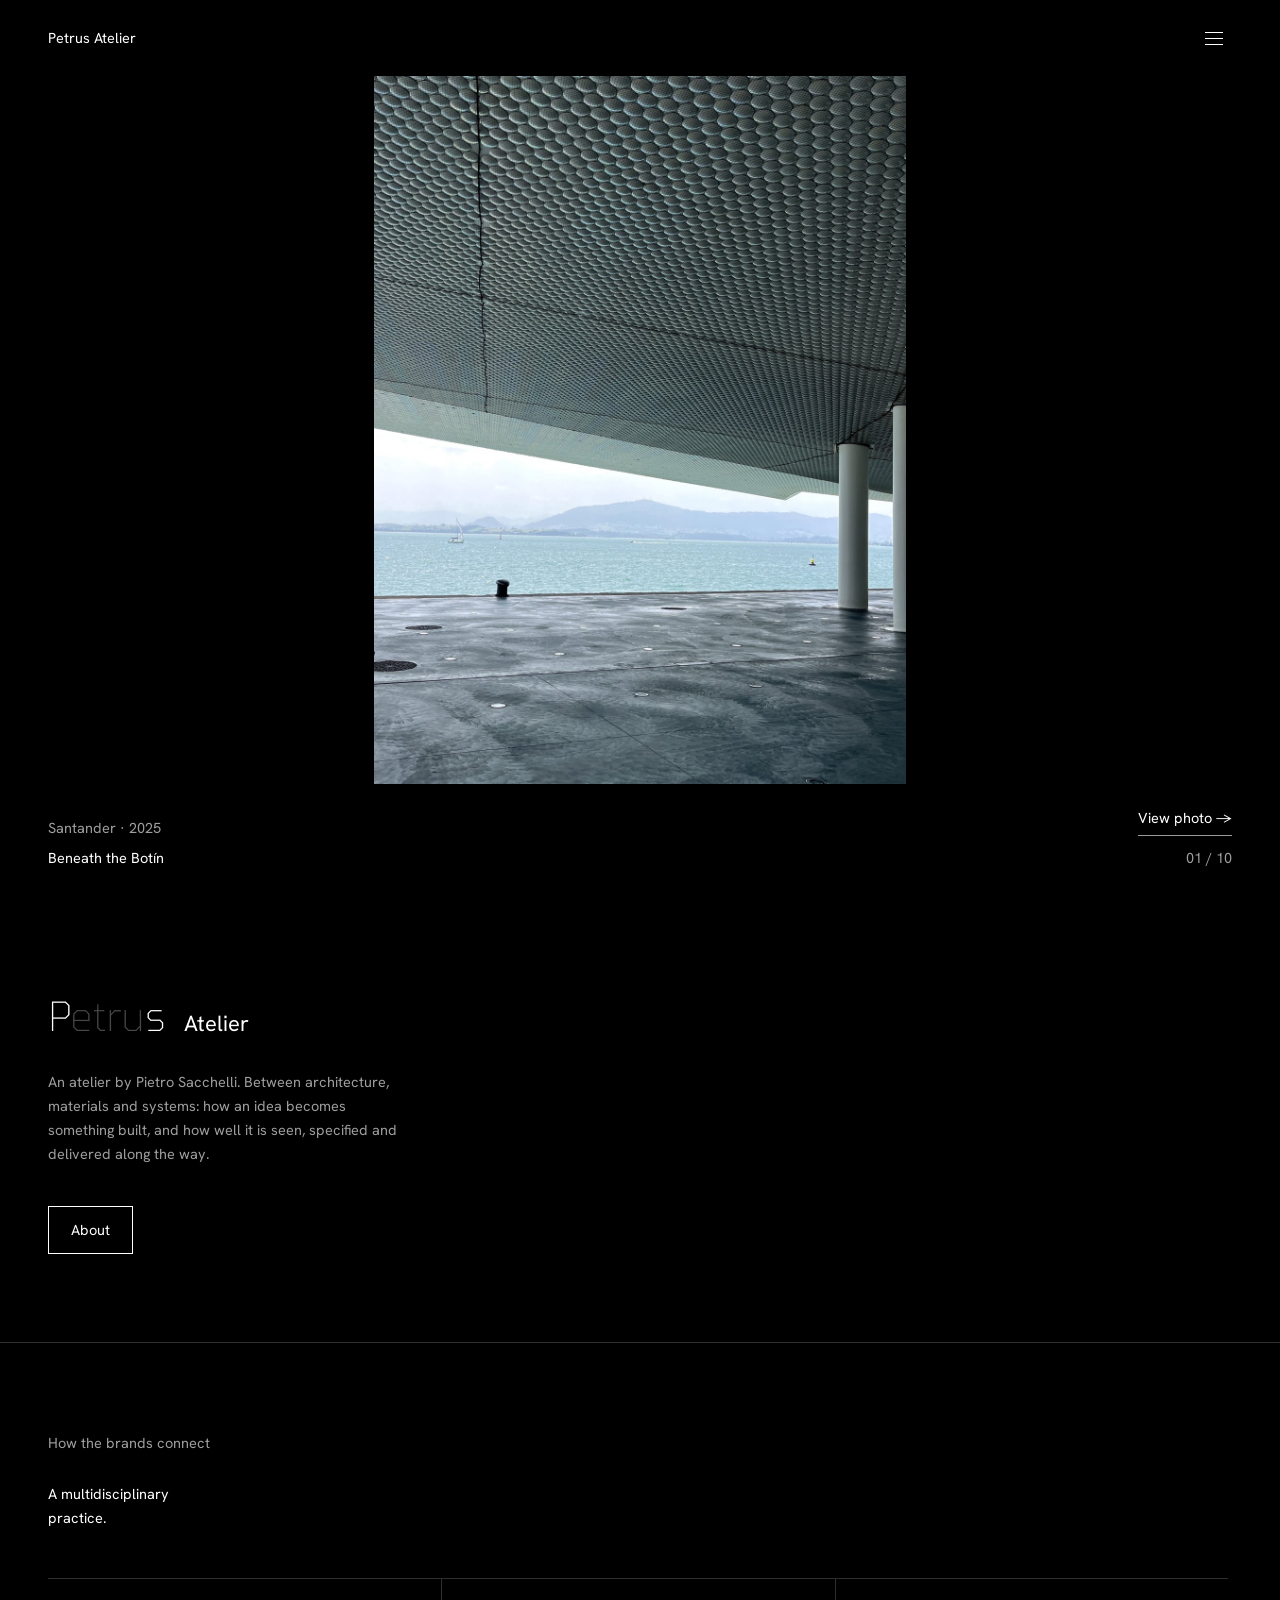
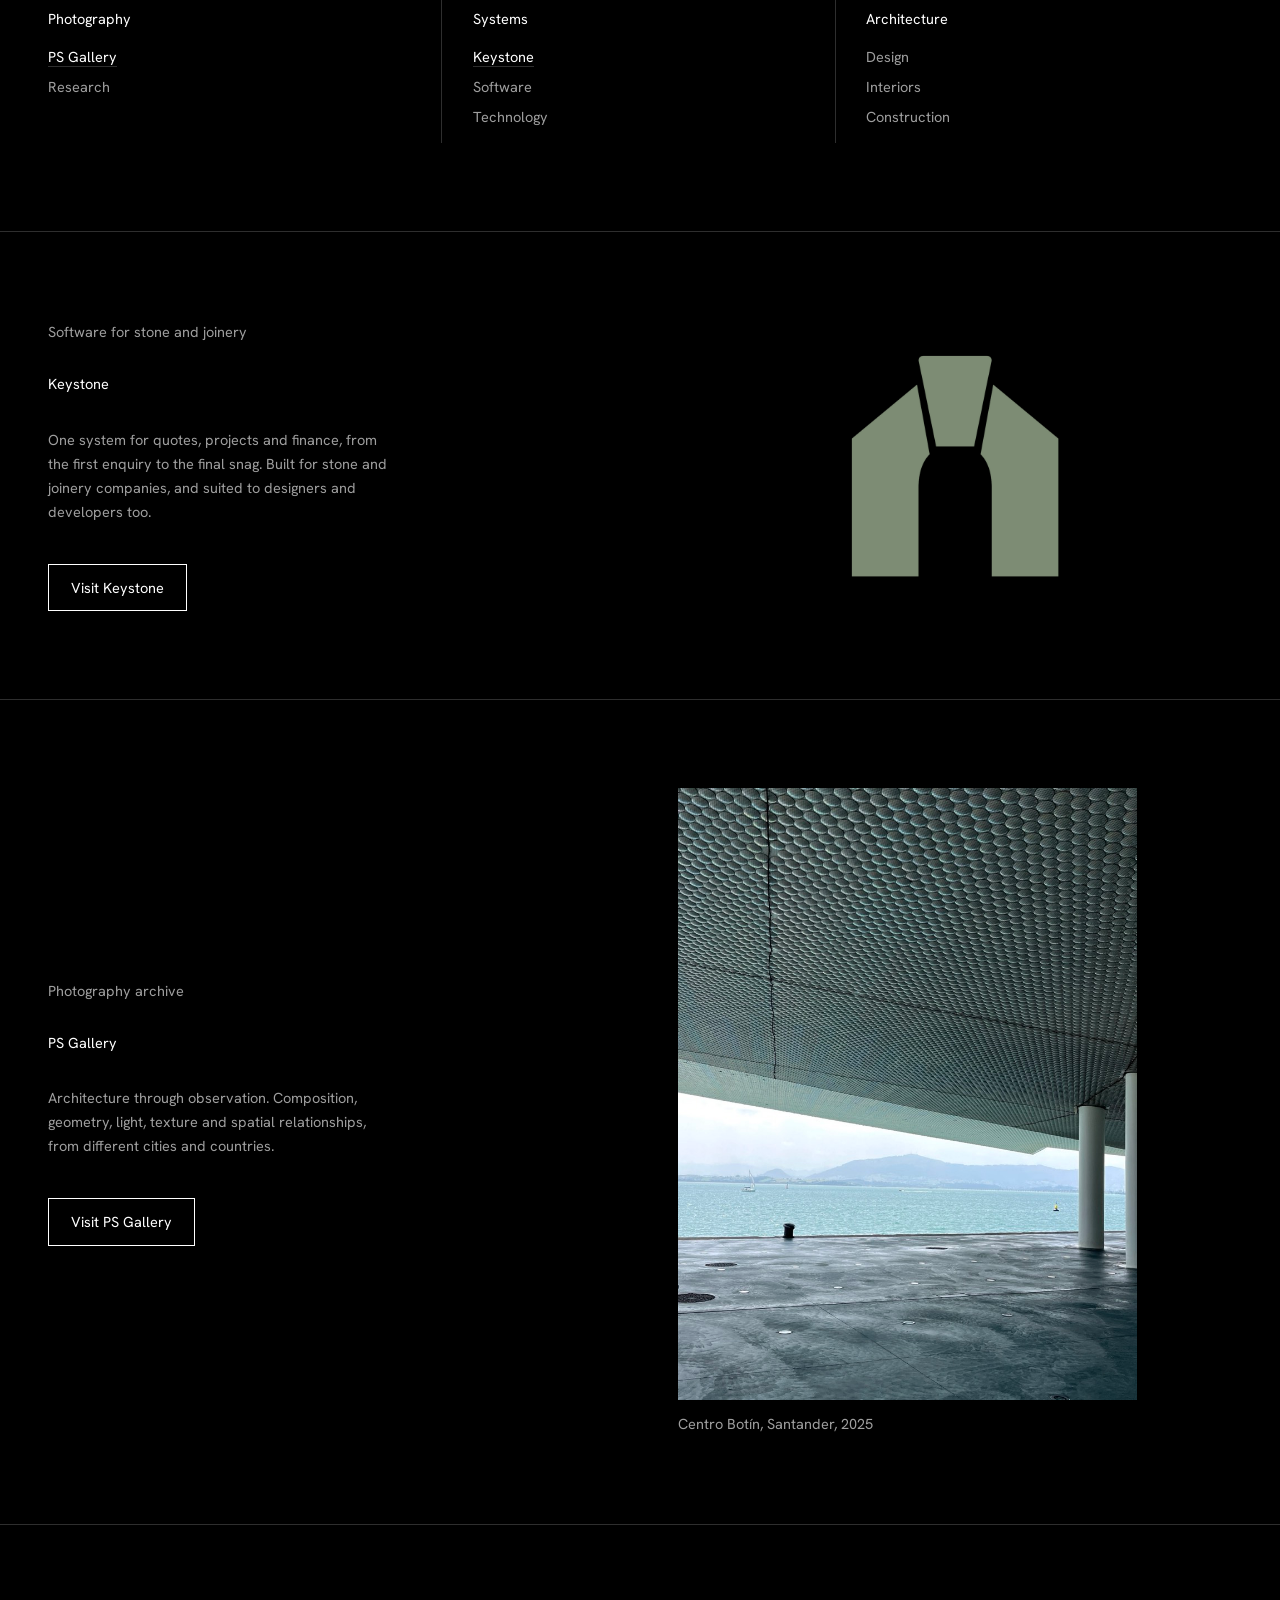
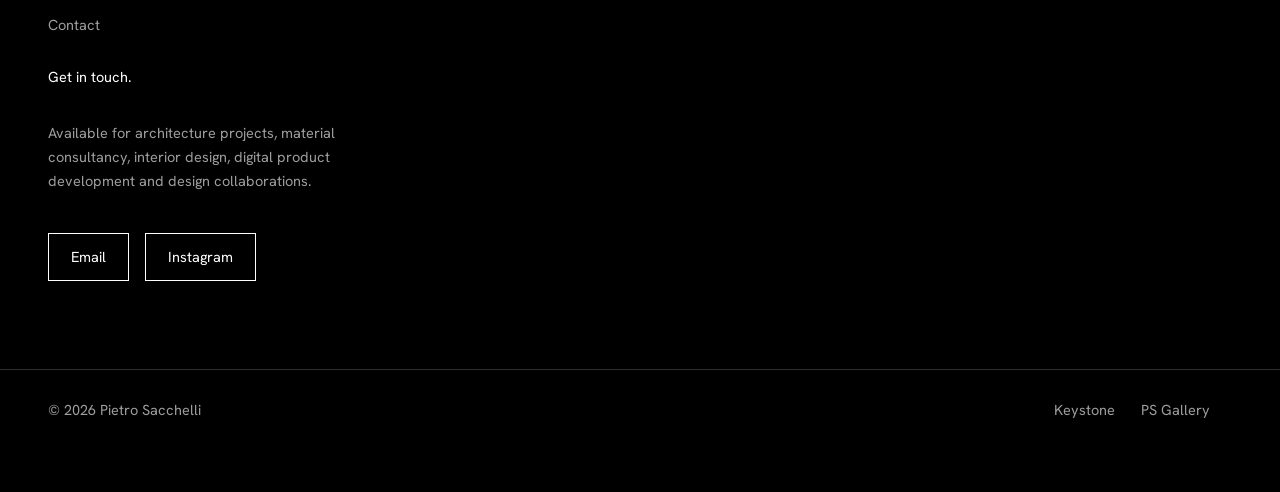
<file: index.html>
<!DOCTYPE html>
<html lang="en">
<head>
<meta charset="UTF-8">
<meta name="viewport" content="width=device-width, initial-scale=1.0">
<title>Petrus Atelier — Architecture, systems and photography</title>
<meta name="description" content="Petrus Atelier by Pietro Sacchelli: architecture and design, Keystone software for stone and joinery and the PS Gallery photography archive.">
<meta property="og:title" content="Petrus Atelier">
<meta property="og:description" content="Between architecture, materials and systems.">
<meta property="og:image" content="images/ps-gallery-botin.jpg">
<link rel="icon" href="images/keystone-mark.svg">
<link rel="preconnect" href="https://fonts.googleapis.com">
<link rel="preconnect" href="https://fonts.gstatic.com" crossorigin>
<link href="https://fonts.googleapis.com/css2?family=Hanken+Grotesk:wght@200;300;400;500&family=Tomorrow:wght@200&display=swap" rel="stylesheet">
<link rel="stylesheet" href="styles.css?v=26">
</head>
<body class="compact">
<a class="skip" href="#main">Skip to content</a>

<header class="site-header">
  <a class="logo" href="index.html">Petrus Atelier</a>
  <button class="menu-btn" type="button" aria-expanded="false" aria-controls="menu" aria-label="Open menu"><span></span><span></span><span></span></button>
</header>

<nav class="menu" id="menu" aria-label="Menu" inert>
  <ul>
    <li><a href="index.html">Petrus Atelier</a></li>
    <li><a href="about.html">About</a></li>
    <li><a href="#" data-site="keystone">Keystone</a></li>
    <li><a href="#" data-site="psgallery">PS Gallery</a></li>
    <li><a href="index.html#contact">Contact</a></li>
    <li><a class="ext" href="https://www.instagram.com/psgallery.jpg" target="_blank" rel="noopener">Instagram</a></li>
  </ul>
</nav>

<main id="main">
<section class="stage" data-stage aria-roledescription="carousel" aria-label="Photographs by Pietro Sacchelli">
  <div class="stage-imgs" data-imgs>
    <img src="images/slides/01.jpg" alt="Beneath the Botín, Santander" data-name="Beneath the Botín" data-place="Santander · 2025" data-go="/psgallery/photo/santander-01">
    <img src="images/slides/02.jpg" alt="La Casa di Marmo, Milan" data-name="La Casa di Marmo" data-place="Milan · 2026" data-go="/psgallery/photo/milan-01" loading="lazy">
    <img src="images/slides/03.jpg" alt="Future Sink, Milan" data-name="Future Sink" data-place="Milan · 2022" data-go="/psgallery/photo/milan-02" loading="lazy">
    <img src="images/slides/04.jpg" alt="Finlandia Hall, Helsinki" data-name="Finlandia Hall" data-place="Helsinki · 2024" data-go="/psgallery/photo/helsinki-02" loading="lazy">
    <img src="images/slides/05.jpg" alt="A line of light, Naoshima" data-name="A line of light" data-place="Naoshima · 2018" data-go="/psgallery/photo/naoshima-01" loading="lazy">
    <img src="images/slides/06.jpg" alt="Barbican Centre, London" data-name="Barbican Centre" data-place="London · 2024" data-go="/psgallery/photo/london-03" loading="lazy">
    <img src="images/slides/07.jpg" alt="Helsinki Airport, Helsinki" data-name="Helsinki Airport" data-place="Helsinki · 2025" data-go="/psgallery/photo/helsinki-04" loading="lazy">
    <img src="images/slides/08.jpg" alt="Emersa Console, Carrara" data-name="Emersa Console" data-place="Carrara · 2025" data-go="/psgallery/photo/carrara-01" loading="lazy">
    <img src="images/slides/09.jpg" alt="Keeling House, London" data-name="Keeling House" data-place="London · 2024" data-go="/psgallery/photo/london-07" loading="lazy">
    <img src="images/slides/10.jpg" alt="Pine shore, Helsinki" data-name="Pine shore" data-place="Helsinki" data-go="/psgallery/photo/helsinki-01" loading="lazy">
  </div>
  <div class="stage-info">
    <div class="stage-text" data-text>
      <p class="stage-meta" data-meta>Santander · 2025</p>
      <h1 class="stage-title" data-title>Beneath the Botín</h1>
    </div>
    <div class="stage-right">
      <a class="stage-link" data-link href="/psgallery/photo/santander-01">View photo <span aria-hidden="true">→</span></a>
      <p class="stage-count" data-count>01 / 10</p>
    </div>
  </div>
</section>

  <section class="panel" data-caption="Petrus Atelier">
    <div class="inner">
      <h2 class="bigname hero-name fi" aria-label="Petrus Atelier"><span>P</span><span class="dim">etru</span><span>s</span></h2>
      <p class="atelier fi" aria-hidden="true">Atelier</p>
      <p class="text fi">An atelier by Pietro Sacchelli. Between architecture, materials and systems: how an idea becomes something built, and how well it is seen, specified and delivered along the way.</p>
      <a class="btn fi" href="about.html">About</a>
    </div>
  </section>

  <section class="panel" data-caption="How it connects" id="structure">
    <div class="inner wide">
      <p class="eyebrow fi">How the brands connect</p>
      <h2 class="fi">A multidisciplinary practice.</h2>
      <div class="pillars three fi">
        <div><h3>Photography</h3><p><a href="#" data-site="psgallery">PS Gallery</a></p><p>Research</p></div>
        <div><h3>Systems</h3><p><a href="#" data-site="keystone">Keystone</a></p><p>Software</p><p>Technology</p></div>
        <div><h3>Architecture</h3><p>Design</p><p>Interiors</p><p>Construction</p></div>
      </div>
    </div>
  </section>

  <section class="panel" data-caption="Keystone">
    <div class="inner">
      <p class="eyebrow fi">Software for stone and joinery</p>
      <h2 class="fi">Keystone</h2>
      <p class="text fi">One system for quotes, projects and finance, from the first enquiry to the final snag. Built for stone and joinery companies, and suited to designers and developers too.</p>
      <a class="btn fi" href="#" data-site="keystone">Visit Keystone</a>
    </div>
    <figure class="shot mark fi">
      <img src="images/keystone-mark-sage.png" alt="The Keystone logo" width="600" height="640" loading="lazy">
    </figure>
  </section>

  <section class="panel" data-caption="PS Gallery">
    <div class="inner">
      <p class="eyebrow fi">Photography archive</p>
      <h2 class="fi">PS Gallery</h2>
      <p class="text fi">Architecture through observation. Composition, geometry, light, texture and spatial relationships, from different cities and countries.</p>
      <a class="btn fi" href="#" data-site="psgallery">Visit PS Gallery</a>
    </div>
    <figure class="shot fi">
      <img src="images/ps-gallery-botin.jpg" alt="A hexagon-patterned ceiling over a waterfront terrace at the Centro Botín, Santander" width="825" height="1100" loading="lazy">
      <figcaption>Centro Botín, Santander, 2025</figcaption>
    </figure>
  </section>

  <section class="panel" data-caption="Contact" id="contact">
    <div class="inner">
      <p class="eyebrow fi">Contact</p>
      <h2 class="fi">Get in touch.</h2>
      <p class="text fi">Available for architecture projects, material consultancy, interior design, digital product development and design collaborations.</p>
      <a class="btn fi" href="mailto:pietrosacchelli17@gmail.com?subject=Enquiry">Email</a>
      <a class="btn fi" href="https://www.instagram.com/psgallery.jpg" target="_blank" rel="noopener">Instagram</a>
    </div>
  </section>

</main>

<footer>
  <div>© <span id="yr"></span> Pietro Sacchelli</div>
  <div>
    <a href="#" data-site="keystone">Keystone</a>
    <a href="#" data-site="psgallery">PS Gallery</a>
  </div>
</footer>

<script src="main.js?v=11" defer></script>
</body>
</html>
</file>
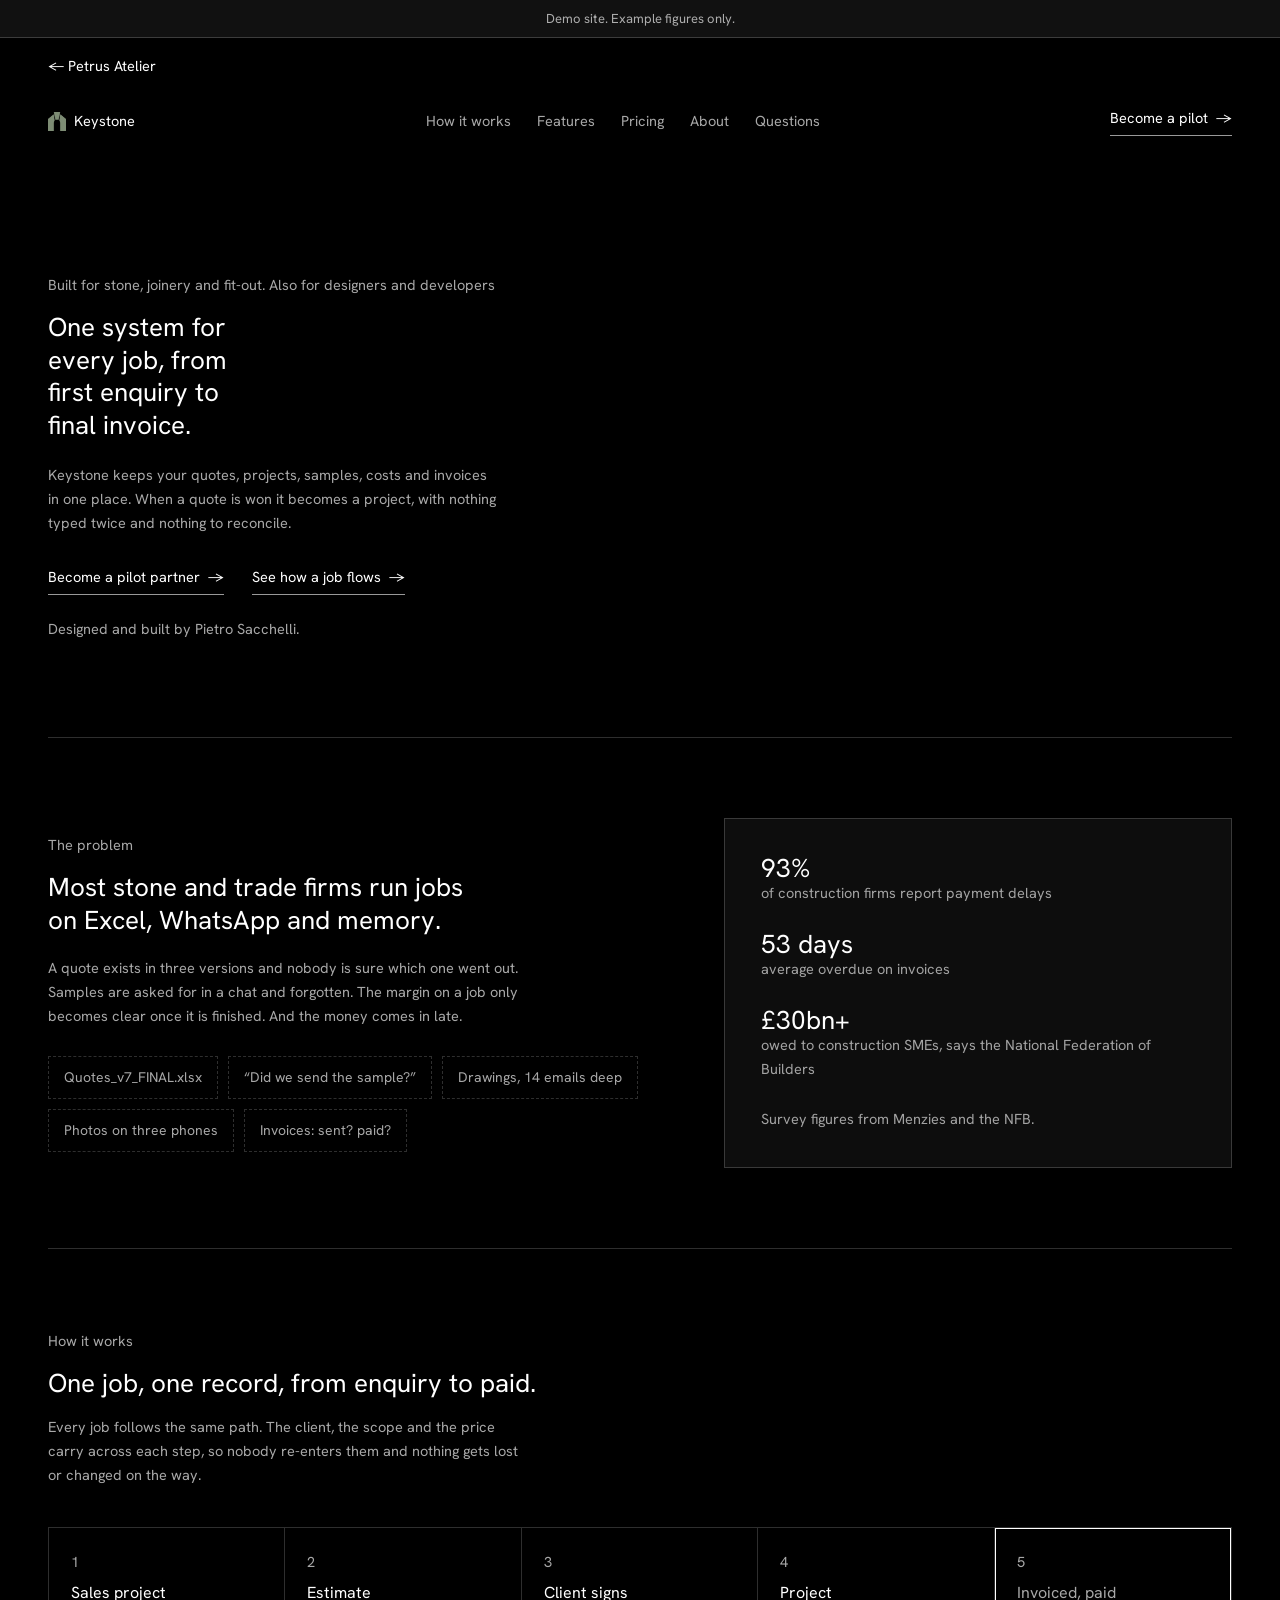
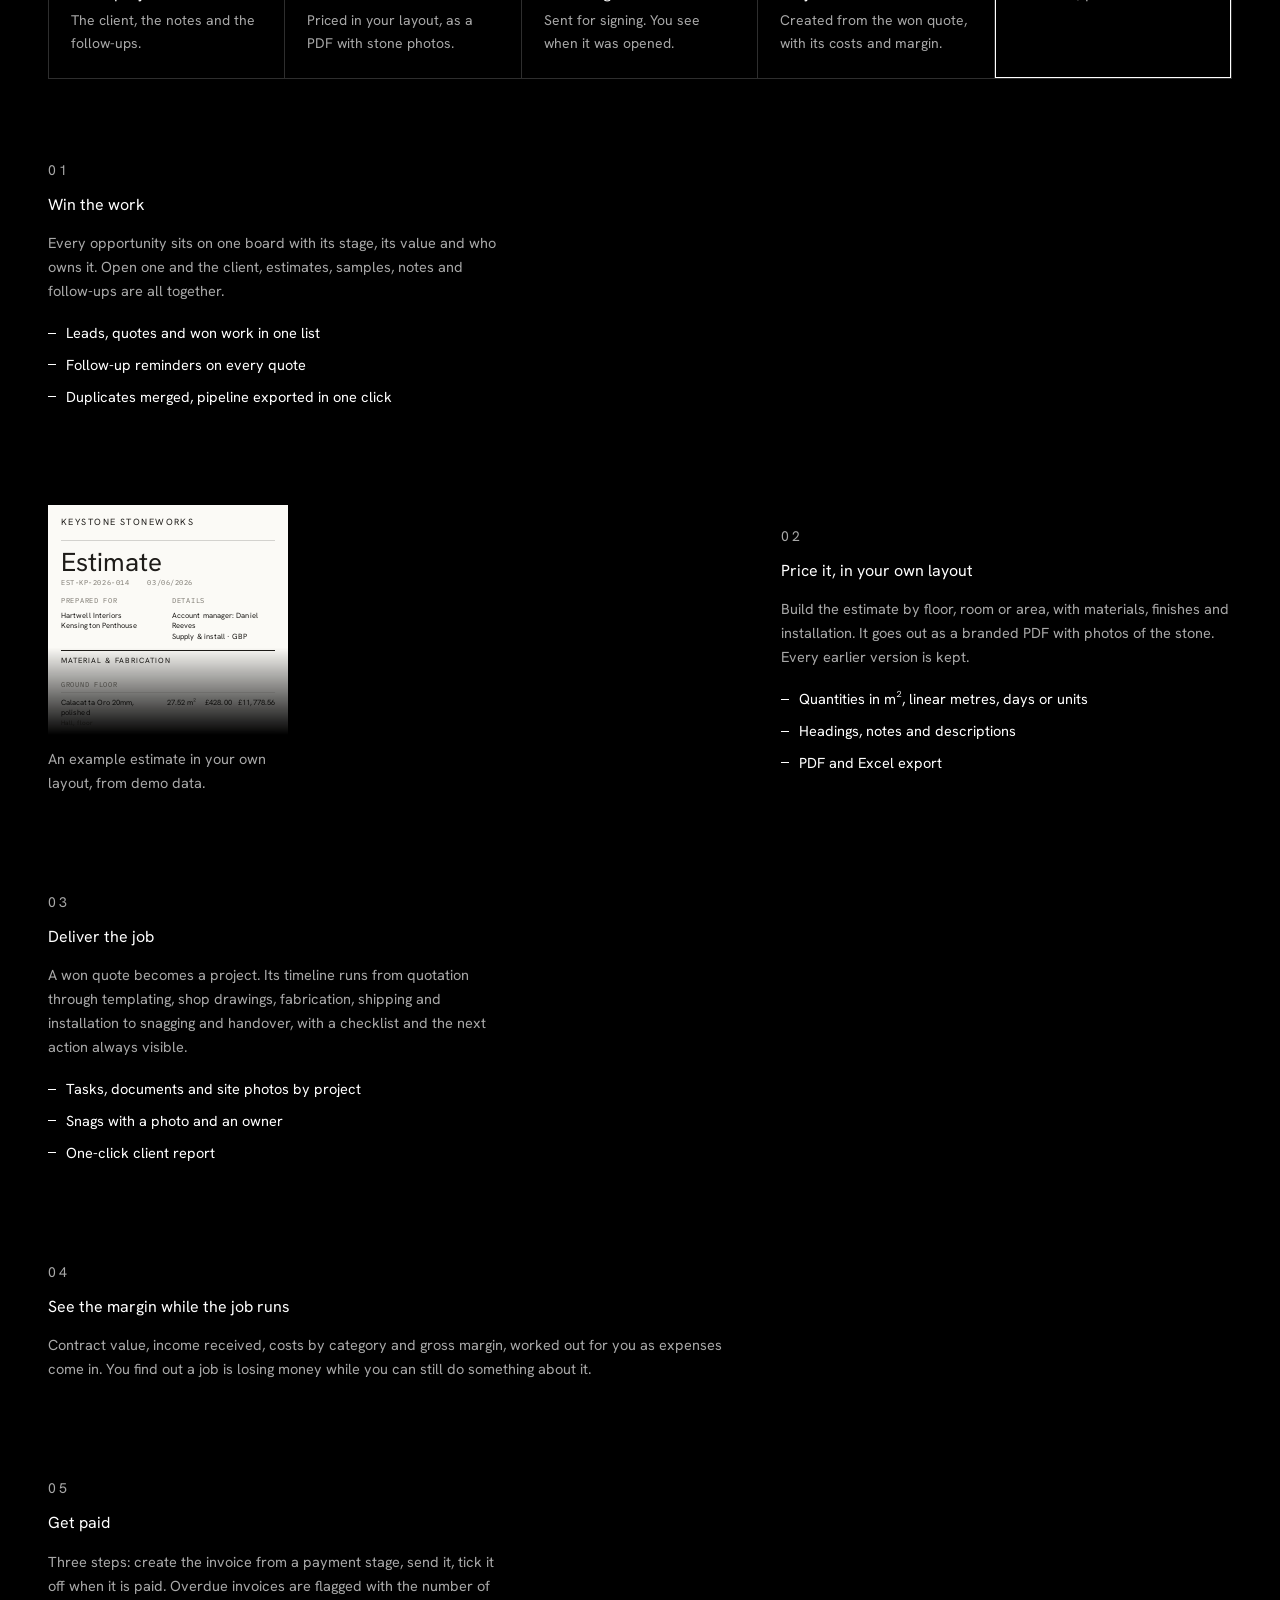
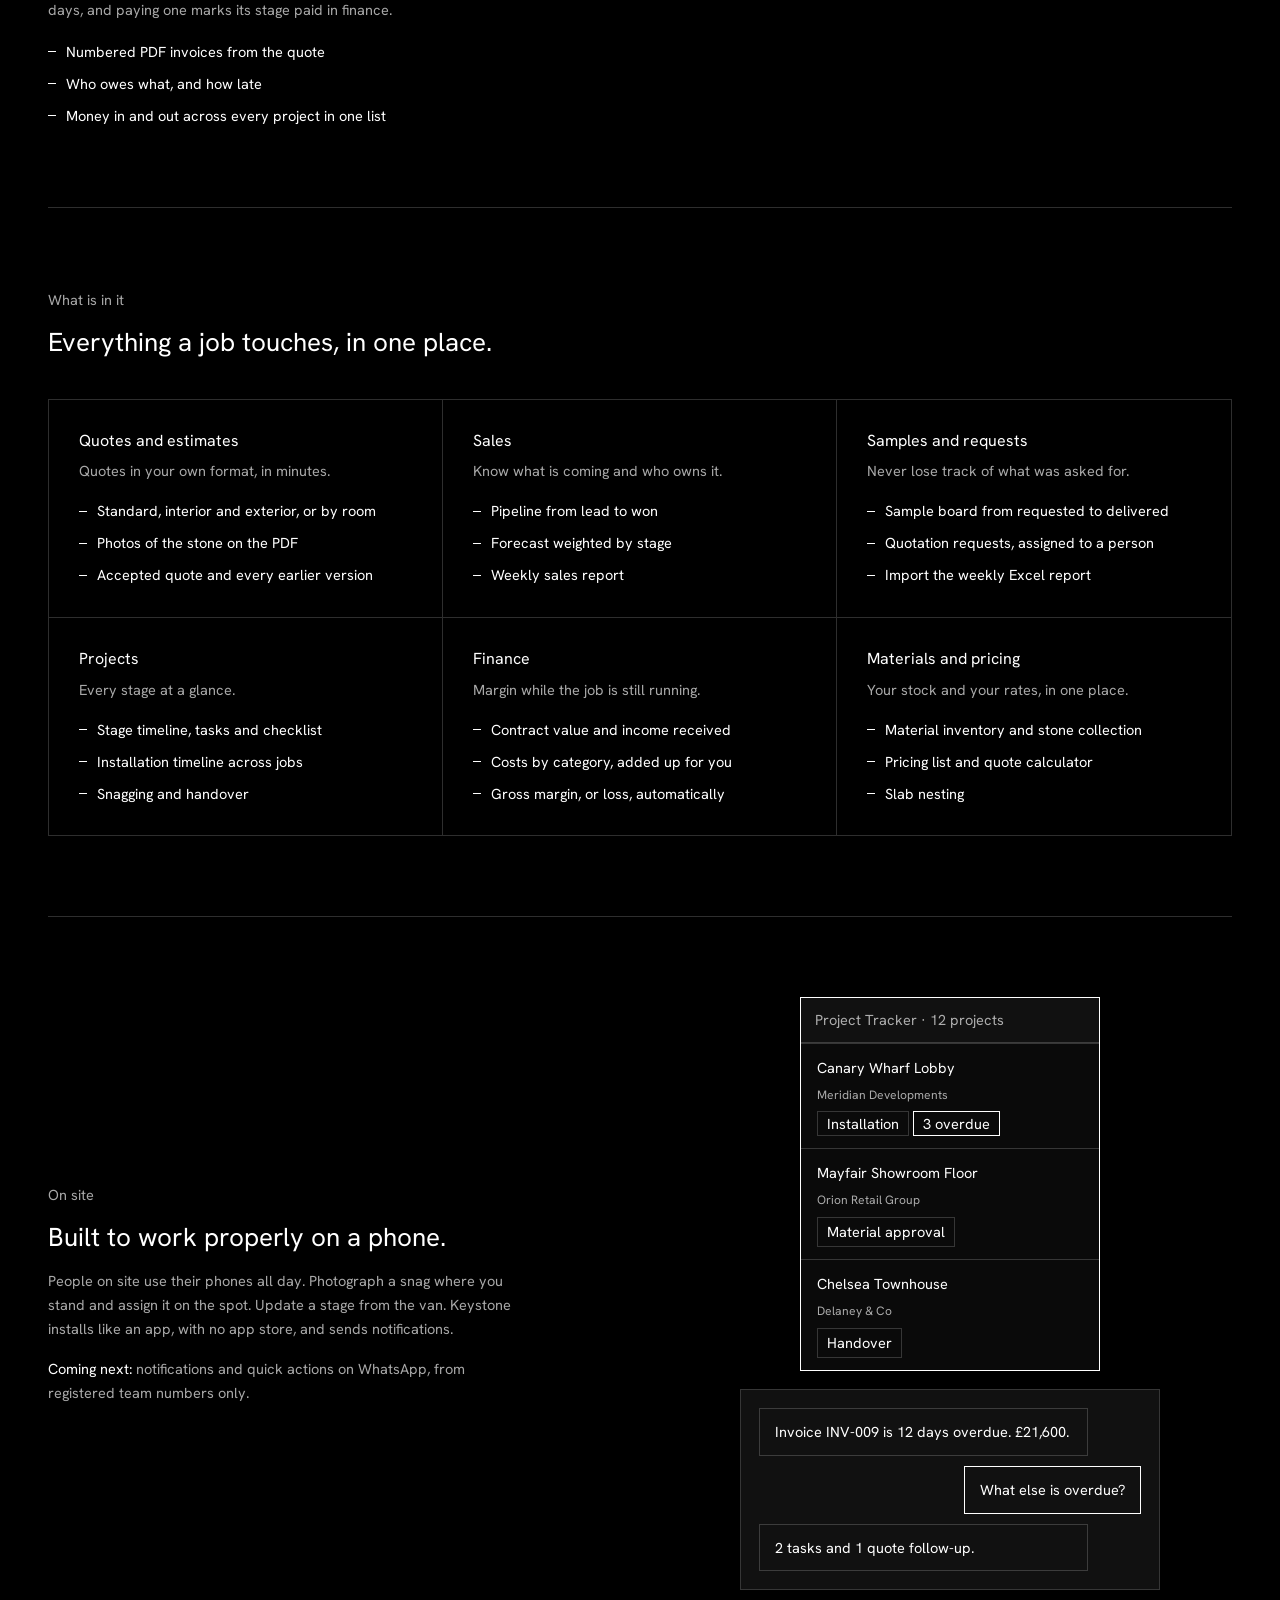
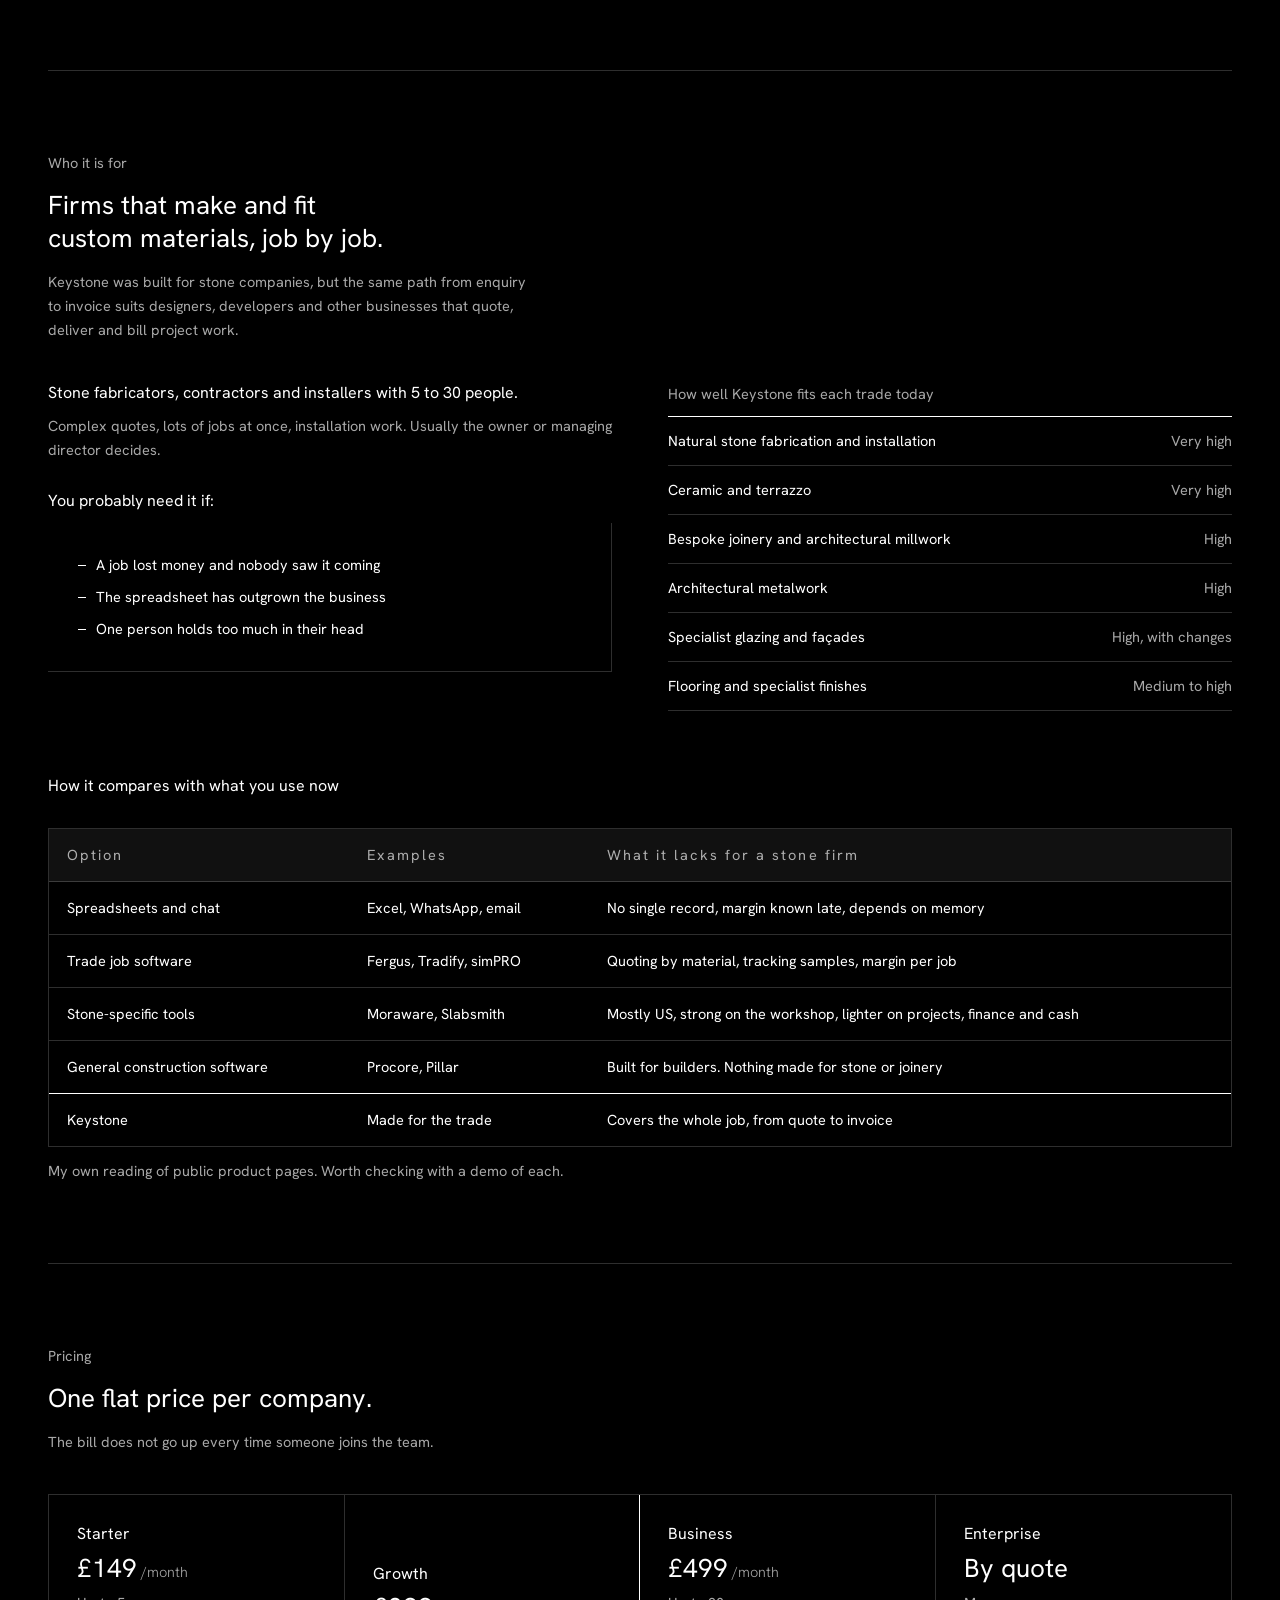
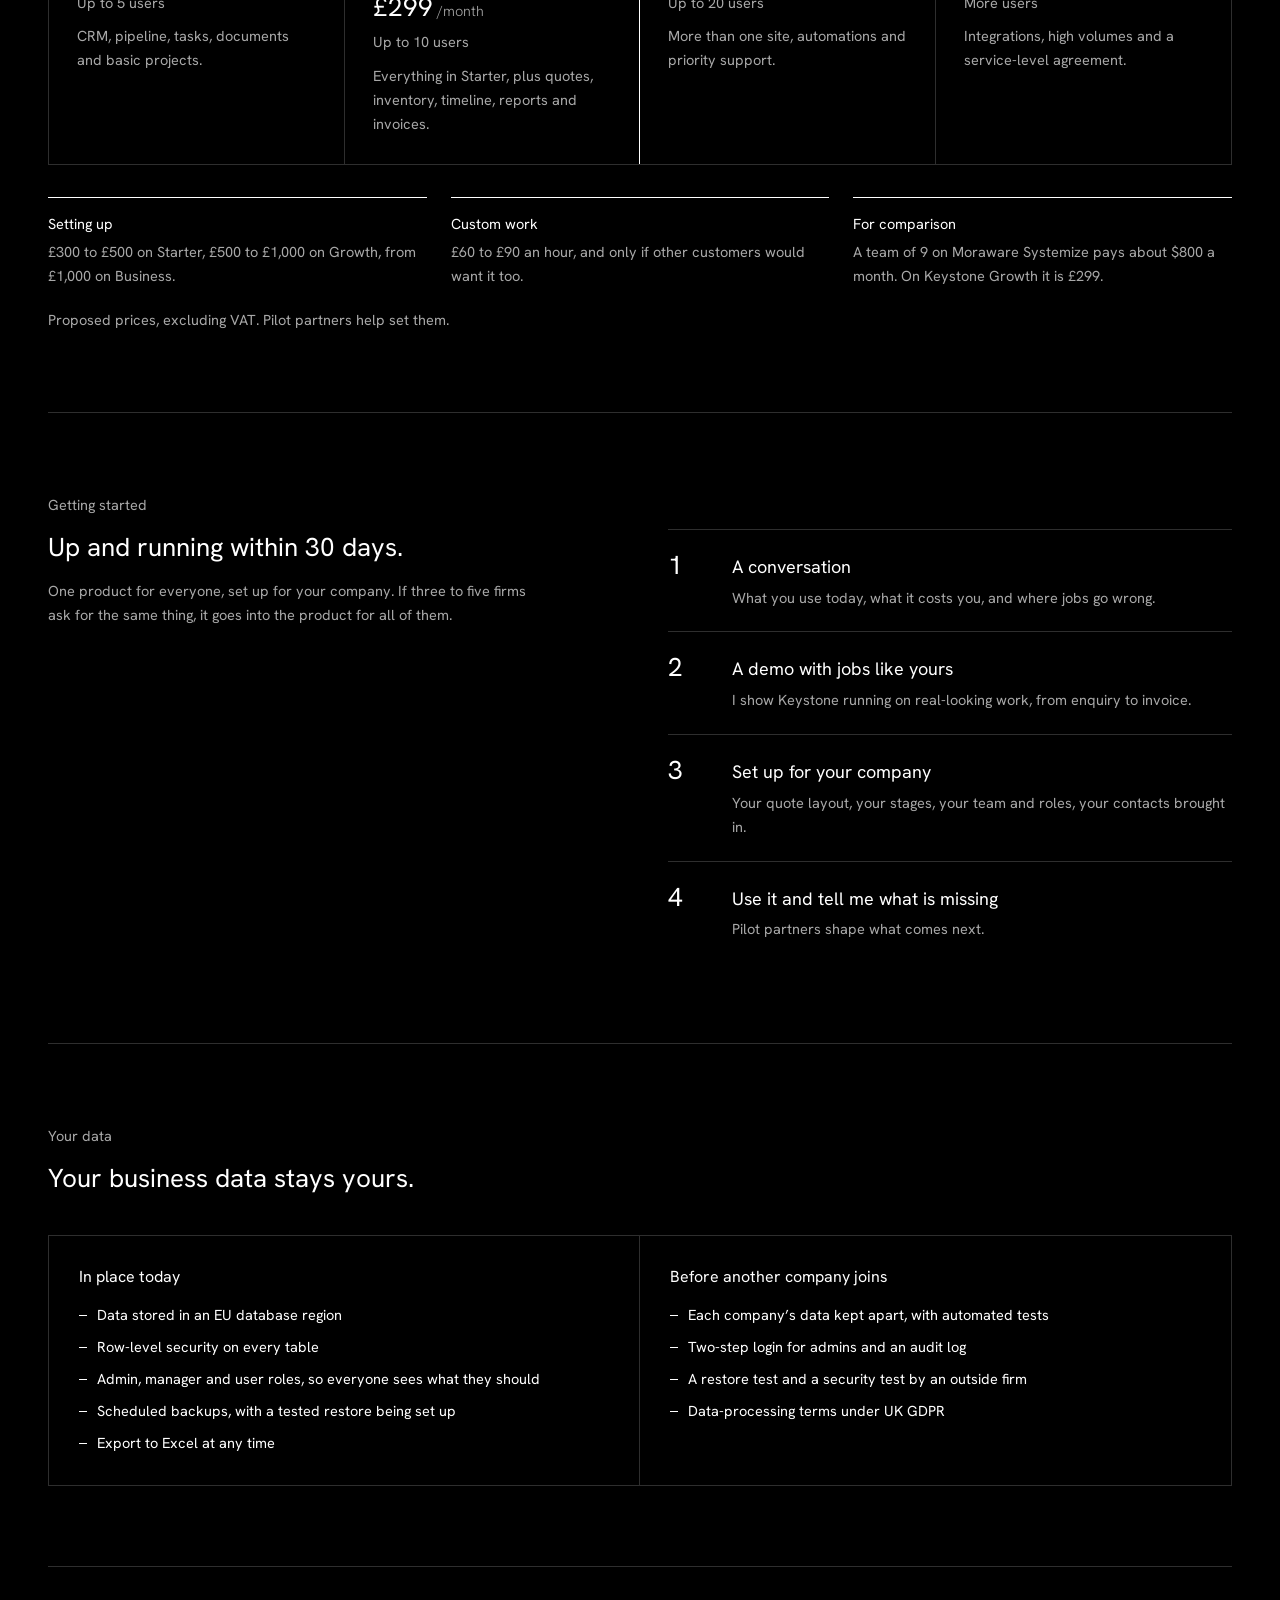
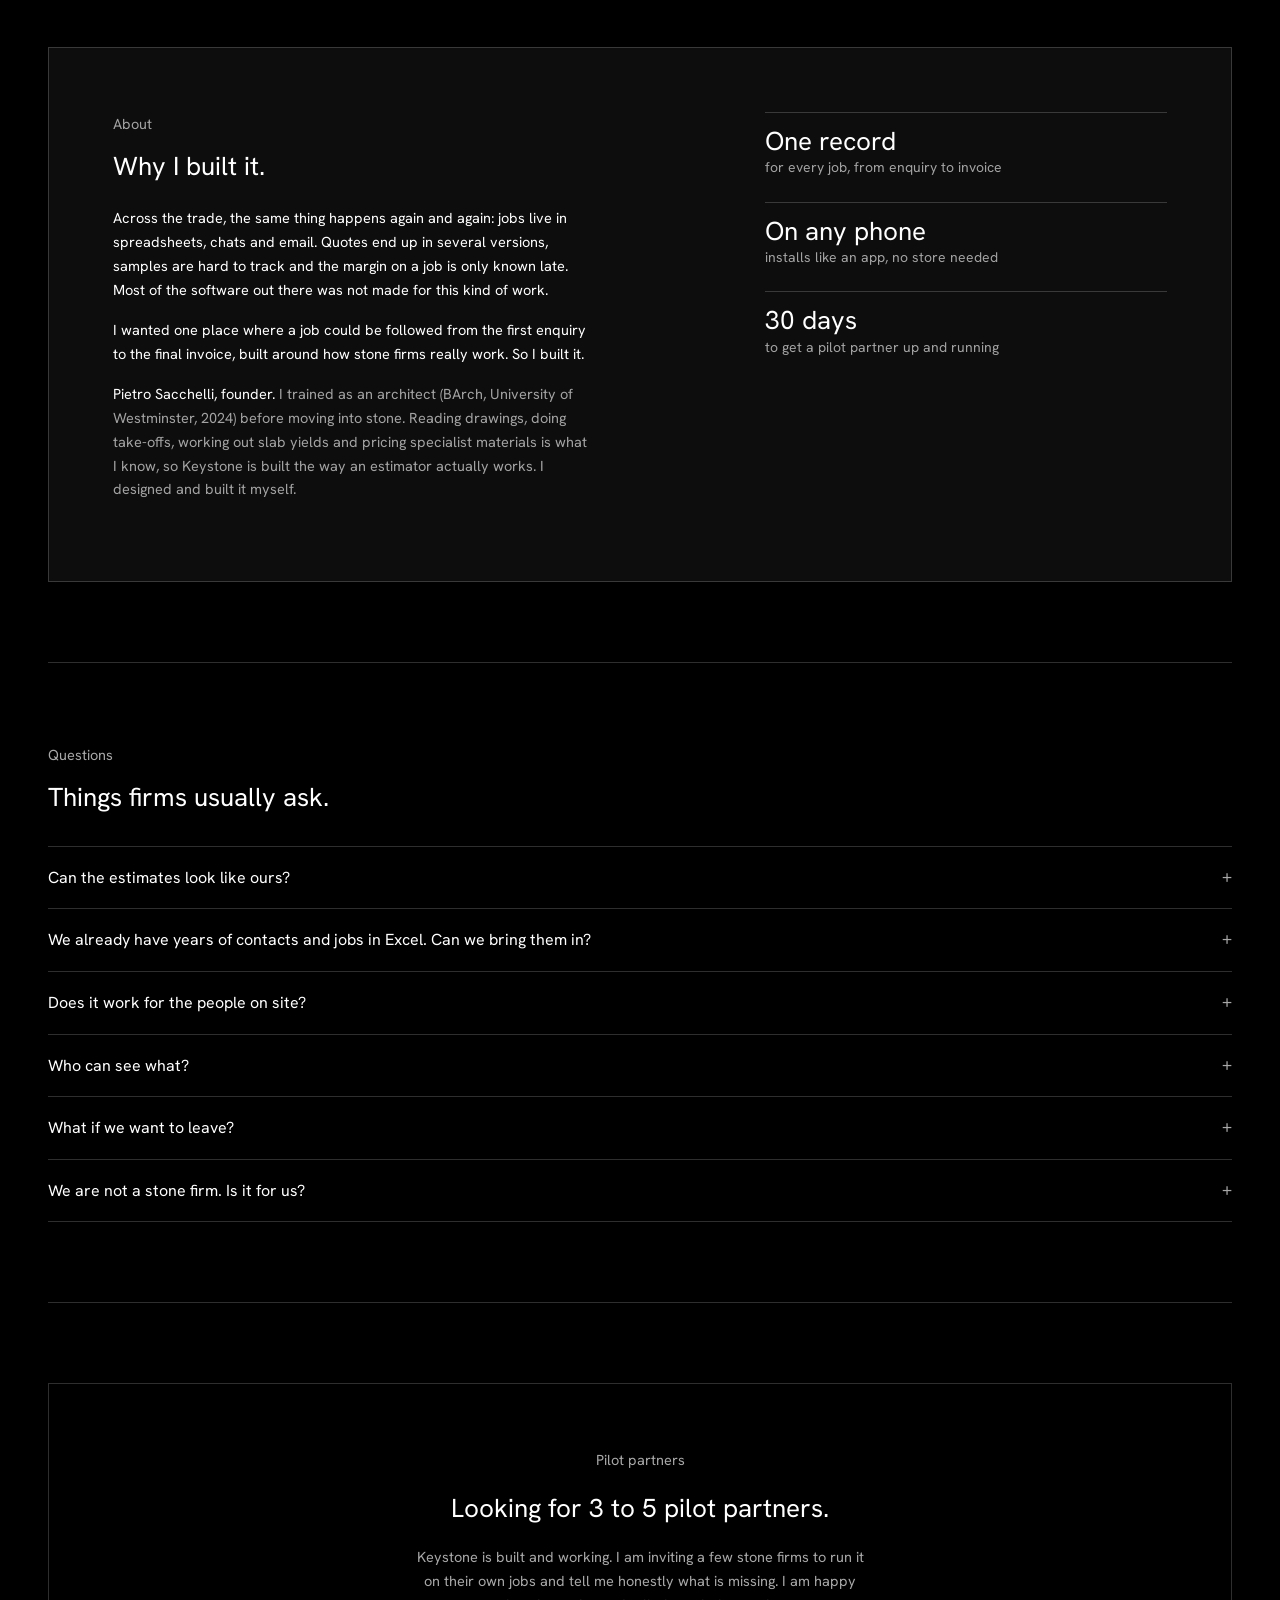
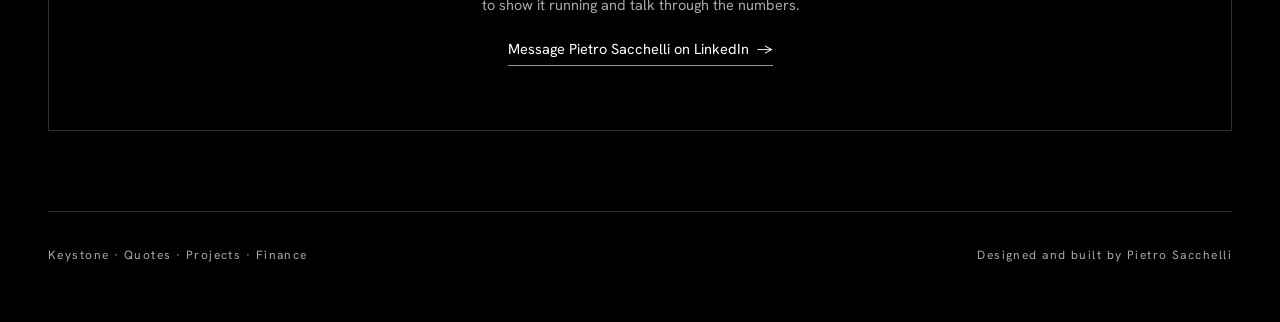
<file: keystone/index.html>
<!doctype html><html><head><meta charset=utf8><meta name=viewport content="width=device-width,initial-scale=1,viewport-fit=cover"><style>:root{--gut:clamp(20px,4vw,48px);color-scheme:light;box-sizing:border-box;padding-top:env(safe-area-inset-top,0px);padding-bottom:env(safe-area-inset-bottom,0px)}html{scroll-padding-top:env(safe-area-inset-top,0px)}body{margin:0;padding:0;font:14px -apple-system,BlinkMacSystemFont,sans-serif;background:#fff;color:#000}img{max-width:100%}[hidden]:not([hidden=until-found i]){display:none!important}.wrow,.wrow.flip{grid-template-columns:1fr}.wrow .wtext{max-width:760px}.sheet-wrap{max-width:720px}.wrow.flip .wtext{order:0}
</style></head><body>
<title>Keystone — Quotes, projects and finance for stone and joinery</title>
<link rel="icon" href="images/keystone-mark-sage.png">
<link rel="preconnect" href="https://fonts.googleapis.com"><link rel="preconnect" href="https://fonts.gstatic.com" crossorigin>
<link rel="stylesheet" href="https://fonts.googleapis.com/css2?family=Hanken+Grotesk:wght@200;300;400;500&family=IBM+Plex+Mono:wght@400&display=swap">
<style>
/* Keystone: black, Hanken Grotesk, square corners, white and grey only. Same look as PS Gallery and the Petrus Atelier hub. */
:root{
  --bg:#000; --surface:#0a0a0a; --soft:#111; --ink:#fff; --mute:rgba(255,255,255,.62); --line:rgba(255,255,255,.18);
  --gold:#bdbdbd; --dark:#0d0d0d; --on-dark:#fff; --on-dark-mute:rgba(255,255,255,.62); --stone:#8a8a8a; --btn:#fff; --on-btn:#000;
  --font:"Hanken Grotesk",Inter,system-ui,sans-serif; color-scheme:dark;
}
*{box-sizing:border-box}
html{scroll-behavior:smooth}
body{background:var(--bg);color:var(--ink);font-family:var(--font);font-weight:300;font-size:17px;letter-spacing:.03em;line-height:1.6;padding-inline:0;padding-block:0;-webkit-font-smoothing:antialiased}
.wrap{max-width:1280px;margin:0 auto;padding-inline:var(--gut)}
a{color:inherit}
h1,h2,h3{font-weight:200;letter-spacing:-.01em;text-wrap:balance;margin:0}
h1{font-size:clamp(2.6rem,6.6vw,5.6rem);line-height:1.02}
h2{font-size:clamp(2rem,4.6vw,3.8rem);line-height:1.06}
h3{font-size:22px;line-height:1.2;font-weight:300;letter-spacing:0}
b{font-weight:400}
p{margin:0}
.lede{font-size:clamp(17px,2vw,20px);color:var(--mute);max-width:60ch;text-wrap:pretty}
.muted{color:var(--mute)}
.small{font-size:13px;color:var(--mute);letter-spacing:.06em}
.eyebrow{font-size:12px;letter-spacing:.18em;text-transform:uppercase;color:var(--mute);font-weight:400;margin-bottom:20px}
.site{position:sticky;top:0;z-index:50;background:rgba(0,0,0,.96);backdrop-filter:blur(8px)}
.topbar{padding-top:6px;font-size:12px;letter-spacing:.14em;text-transform:uppercase}
.topbar a{display:inline-flex;align-items:center;gap:8px;padding:10px 0;text-decoration:none;color:var(--ink)}.topbar a:hover{text-decoration:underline;text-underline-offset:5px}
nav{display:flex;align-items:center;justify-content:space-between;gap:16px;padding-block:18px 22px;flex-wrap:wrap}
.logo{display:flex;align-items:center;gap:10px;font-size:15px;font-weight:400;letter-spacing:.16em;text-transform:uppercase;text-decoration:none}
.logo img{width:22px;height:auto;display:block}
.links{display:flex;gap:26px;font-size:12px;letter-spacing:.14em;text-transform:uppercase;flex-wrap:wrap}
.links a{text-decoration:none;color:var(--mute)}.links a:hover{color:var(--ink)}
.btn{display:inline-flex;align-items:center;gap:8px;padding:14px 28px;border-radius:0;background:var(--btn);color:var(--on-btn);font-weight:400;font-size:12px;letter-spacing:.16em;text-transform:uppercase;border:1px solid var(--btn);cursor:pointer;text-decoration:none;font-family:inherit}
.btn.ghost{background:transparent;color:var(--ink);border:1px solid var(--ink)}
.btn.sm{padding:10px 18px;font-size:11px}
.btn:hover{background:transparent;color:var(--ink)}.btn.ghost:hover{background:var(--ink);color:var(--on-btn)}
.btn:focus-visible,a:focus-visible,summary:focus-visible{outline:2px solid var(--ink);outline-offset:3px}
section{padding-block:96px;scroll-margin-top:12px;border-top:1px solid var(--line)}
.hero{display:block;padding-block:clamp(64px,12vw,160px) 120px}.hero h1{max-width:16ch}.hero .lede{max-width:56ch}
.hero .actions{display:flex;gap:12px;flex-wrap:wrap;margin-top:34px}
.hero h1{margin-bottom:26px}
.shot{background:transparent;border:1px solid var(--line);padding:0;min-width:0}
.shot img{display:block;width:100%;height:auto;background:#fff}
figure{margin:0;min-width:0}
figcaption{margin-top:12px;font-size:13px;letter-spacing:.06em;color:var(--mute)}
.shot figcaption{padding:12px 14px;margin:0;border-top:1px solid var(--line)}
.problem{display:grid;grid-template-columns:1.1fr .9fr;gap:56px;align-items:center}
.stats{background:var(--dark);border:1px solid var(--line);color:var(--on-dark);padding:36px;display:grid;gap:26px}
.stats b{display:block;font-size:clamp(2.4rem,5vw,3.6rem);font-weight:200;letter-spacing:-.02em;line-height:1;color:var(--on-dark)}
.stats span{font-size:14px;color:var(--on-dark-mute)}
.stats small{font-size:12px;color:var(--on-dark-mute)}
.scraps{display:flex;flex-wrap:wrap;gap:10px;margin-top:28px}
.scrap{padding:9px 15px;border:1px dashed var(--line);color:var(--mute);font-size:14px}
.flow{display:grid;grid-template-columns:repeat(5,1fr);gap:0;margin-top:40px;border:1px solid var(--line)}
.fstep{padding:22px;position:relative;min-width:0;border-right:1px solid var(--line)}
.fstep:last-child{border-right:0}
.fstep i{font-style:normal;font-size:12px;letter-spacing:.14em;color:var(--mute)}
.fstep h3{font-size:19px;margin:8px 0 6px}
.fstep p{font-size:14px;color:var(--mute)}
.fstep.end{background:var(--ink)}.fstep.end h3,.fstep.end i{color:var(--on-btn)}.fstep.end p{color:rgba(0,0,0,.65)}
.walk{display:grid;gap:96px;margin-top:80px}
.wrow{display:grid;grid-template-columns:.8fr 1.2fr;gap:56px;align-items:center}
.wrow.flip{grid-template-columns:1.2fr .8fr}.wrow.flip .wtext{order:2}
.wtext .num{font-size:14px;letter-spacing:.2em;color:var(--mute);font-weight:400}
.wtext h3{font-size:clamp(1.7rem,3vw,2.4rem);margin:12px 0 16px;font-weight:200;letter-spacing:-.01em}
.wtext p{color:var(--mute)}
.wtext ul{margin:18px 0 0;padding:0;list-style:none;display:grid;gap:8px;font-size:15px}
.wtext li,.card li{padding-left:18px;position:relative}
.wtext li::before,.card li::before{content:"";position:absolute;left:0;top:.8em;width:8px;height:1px;background:var(--ink)}
.pair{display:grid;grid-template-columns:1fr 1fr;gap:16px}
.three{display:grid;grid-template-columns:repeat(2,1fr);gap:16px;margin-top:28px}
.pdfs{display:grid;grid-template-columns:1fr 1fr;gap:16px;max-width:620px;justify-self:center;width:100%}
.grid{display:grid;grid-template-columns:repeat(3,1fr);gap:0;margin-top:40px;border:1px solid var(--line)}
.card{background:transparent;border:0;border-right:1px solid var(--line);border-bottom:1px solid var(--line);padding:30px;min-width:0}
.grid .card:nth-child(3n){border-right:0}.grid .card:nth-last-child(-n+3){border-bottom:0}
.card p{color:var(--mute);margin-top:8px;font-size:15px}
.card ul{margin:16px 0 0;padding:0;list-style:none;display:grid;gap:8px;font-size:14px}
.split{display:grid;grid-template-columns:1fr 1fr;gap:56px;align-items:center}
.panel{background:var(--surface);border:1px solid var(--line);overflow:hidden;min-width:0}
.chrome{display:flex;align-items:center;gap:6px;padding:10px 14px;background:var(--soft);border-bottom:1px solid var(--line);font-size:12px;color:var(--mute)}
.row{display:flex;align-items:center;gap:12px;padding:12px 16px;border-top:1px solid var(--line);font-size:14px}
.tag{font-size:11px;letter-spacing:.06em;padding:2px 9px;border:1px solid var(--line);font-weight:400;white-space:nowrap;color:var(--ink)}
.good,.bad,.warn,.info{background:transparent;color:var(--ink)}.bad{border-color:var(--ink)}
.phone{width:min(300px,100%);margin:0 auto;border:1px solid var(--ink);background:var(--surface);overflow:hidden}
.phone .row{flex-direction:column;align-items:flex-start;gap:6px}
.chat{display:flex;flex-direction:column;gap:10px;padding:18px;background:var(--soft)}
.bub{padding:11px 15px;max-width:86%;font-size:14px;border:1px solid var(--line)}
.bub.me{align-self:flex-end;background:var(--ink);color:var(--on-btn);border-color:var(--ink)}
.tablewrap{overflow-x:auto;margin-top:32px;border:1px solid var(--line)}
table{border-collapse:collapse;width:100%;min-width:620px;font-size:15px}
th,td{text-align:left;padding:14px 18px;border-top:1px solid var(--line);vertical-align:top}
th{background:var(--soft);font-weight:400;border-top:0;font-size:12px;letter-spacing:.14em;text-transform:uppercase;color:var(--mute)}
tr.us td{background:var(--ink);color:var(--on-btn);font-weight:400}
.fit{display:grid;grid-template-columns:1fr 1fr;gap:56px;margin-top:40px}
.fitlist{display:grid;gap:0;border-top:1px solid var(--ink)}
.fitlist div{display:flex;justify-content:space-between;gap:16px;padding:12px 0;border-bottom:1px solid var(--line);font-size:15px}
.fitlist span{color:var(--mute);white-space:nowrap}
.plans{display:grid;grid-template-columns:repeat(4,1fr);gap:0;margin-top:40px;border:1px solid var(--line)}
.plan{border-right:1px solid var(--line);padding:28px;display:flex;flex-direction:column;gap:10px;min-width:0}
.plan:last-child{border-right:0}
.plan .p{font-size:2.6rem;font-weight:200;letter-spacing:-.02em;line-height:1}
.plan .p small{font-size:14px;font-weight:300;color:var(--mute);letter-spacing:0}
.plan .u{font-size:12px;letter-spacing:.14em;text-transform:uppercase;color:var(--mute)}
.plan p{font-size:14px;color:var(--mute)}
.plan.pick{background:var(--ink);color:var(--on-btn)}.plan.pick p,.plan.pick .u,.plan.pick .p small{color:rgba(0,0,0,.62)}
.badge{align-self:flex-start;font-size:11px;letter-spacing:.14em;text-transform:uppercase;padding:2px 10px;border:1px solid var(--on-btn);color:var(--on-btn)}
.notes{display:grid;grid-template-columns:repeat(3,1fr);gap:24px;margin-top:32px}
.notes div{border-top:1px solid var(--ink);padding-top:14px;font-size:14px;color:var(--mute)}
.notes b{display:block;color:var(--ink);font-size:15px;margin-bottom:4px}
.steps{display:grid;gap:0;margin-top:36px;counter-reset:s}
.steps div{display:grid;grid-template-columns:70px 1fr;gap:16px;padding:22px 0;border-top:1px solid var(--line)}
.steps div::before{counter-increment:s;content:counter(s);font-size:2.4rem;font-weight:200;color:var(--ink);line-height:1}
.steps b{display:block;font-size:18px;margin-bottom:4px}
.steps p{color:var(--mute)}
.data{display:grid;grid-template-columns:1fr 1fr;gap:0;margin-top:40px;border:1px solid var(--line)}
.data .card:last-child{border-right:0}.data .card{border-bottom:0}
.about{background:var(--dark);border:1px solid var(--line);color:var(--on-dark);padding:clamp(28px,5vw,64px);display:grid;grid-template-columns:1.2fr .8fr;gap:48px}
.about h2{color:var(--on-dark);margin-bottom:24px}
.about p{color:var(--on-dark);font-size:17px;margin-bottom:16px;max-width:60ch}
.about p.m{color:var(--on-dark-mute);font-size:15px}
.facts{display:grid;gap:22px;align-content:start}
.facts div{border-top:1px solid var(--line);padding-top:14px}
.facts b{display:block;font-size:2.2rem;font-weight:200;color:var(--on-dark);letter-spacing:-.01em;line-height:1.1}
.facts span{font-size:14px;color:var(--on-dark-mute)}
details{border-top:1px solid var(--line);padding:20px 0}
details:last-child{border-bottom:1px solid var(--line)}
summary{cursor:pointer;font-weight:300;font-size:19px;list-style:none;display:flex;justify-content:space-between;gap:16px}
summary::-webkit-details-marker{display:none}
summary::after{content:"+";color:var(--mute);font-weight:200;font-size:24px;line-height:1}
details[open] summary::after{content:"–"}
details p{margin-top:10px;color:var(--mute);max-width:70ch}
.faq{margin-top:32px}
.band{border:1px solid var(--line);padding:64px 32px;text-align:center;display:grid;gap:20px;justify-items:center}
.band p{color:var(--mute);max-width:56ch}
footer{padding-block:34px 56px;border-top:1px solid var(--line);color:var(--mute);font-size:12px;letter-spacing:.12em;text-transform:uppercase;display:flex;justify-content:space-between;gap:12px;flex-wrap:wrap}
.notice{background:var(--soft);border-bottom:1px solid var(--line);color:var(--mute);text-align:center;font-size:11px;letter-spacing:.14em;text-transform:uppercase;padding:8px 16px;margin-inline:0}
@media (max-width:960px){.flow{grid-template-columns:1fr 1fr}.fstep{border-bottom:1px solid var(--line)}.plans{grid-template-columns:1fr 1fr}.plan{border-bottom:1px solid var(--line)}.links{display:none}}
@media (max-width:860px){.hero,.problem,.split,.wrow,.wrow.flip,.fit,.about,.data{grid-template-columns:1fr;gap:32px}.wrow.flip .wtext{order:0}.grid,.three,.notes{grid-template-columns:1fr}.grid .card{border-right:0;border-bottom:1px solid var(--line)!important}.grid .card:last-child{border-bottom:0!important}.data .card{border-right:0;border-bottom:1px solid var(--line)}section{padding-block:64px}.walk{gap:64px}}
@media (max-width:560px){.flow,.plans,.pair{grid-template-columns:1fr}.fstep,.plan{border-right:0}.steps div{grid-template-columns:44px 1fr}}
@media (prefers-reduced-motion:reduce){html{scroll-behavior:auto}}

/* Example estimate sheet, drawn in the page so it stays sharp at any size */
.sheet-wrap{margin:0;min-width:0}
.sheet{background:#fbfaf6;color:#1E1C19;border:1px solid var(--line);padding:clamp(18px,3vw,34px);font-size:13px;line-height:1.45;letter-spacing:.01em;box-shadow:0 30px 60px -40px rgba(30,28,25,.45)}
.sheet small{display:block;color:#7a766e;font-size:11px}
.sh-top{display:flex;justify-content:space-between;gap:12px;flex-wrap:wrap;align-items:baseline;border-bottom:1px solid rgba(30,28,25,.18);padding-bottom:12px}
.sh-logo{font-size:15px;font-weight:400;letter-spacing:.16em;text-transform:uppercase}
.sh-addr{font-family:'IBM Plex Mono',ui-monospace,monospace;font-size:10px;letter-spacing:.06em;text-transform:uppercase;color:#7a766e}
.sh-title{font-size:clamp(2rem,4vw,3rem);font-weight:200;line-height:1;margin:22px 0 6px}
.sh-meta{display:flex;gap:18px;font-family:'IBM Plex Mono',ui-monospace,monospace;font-size:10px;letter-spacing:.08em;text-transform:uppercase;color:#7a766e;margin-bottom:18px}
.sh-two{display:grid;grid-template-columns:1fr 1fr;gap:18px;margin-bottom:22px}
.sh-two b{display:block;font-family:'IBM Plex Mono',ui-monospace,monospace;font-size:10px;letter-spacing:.1em;text-transform:uppercase;font-weight:400;color:#7a766e;margin-bottom:4px}
.sh-two span{display:block}
.sh-sec{margin-top:18px;padding:6px 0;border-top:1px solid #1E1C19;font-size:12px;letter-spacing:.14em;text-transform:uppercase}
.sh-floor{font-family:'IBM Plex Mono',ui-monospace,monospace;font-size:10px;letter-spacing:.1em;text-transform:uppercase;color:#7a766e;margin:10px 0 2px}
.sh-row{display:grid;grid-template-columns:minmax(0,2.6fr) .8fr .8fr 1fr;gap:10px;padding:8px 0;border-top:1px solid rgba(30,28,25,.1);align-items:baseline}
.sh-row span:nth-child(n+2){text-align:right;white-space:nowrap}
.sh-row .t{font-weight:400}
.sh-sub{display:flex;justify-content:flex-end;gap:28px;padding:8px 0 2px;border-top:1px solid rgba(30,28,25,.18);font-weight:400}
@media (max-width:560px){.sheet{font-size:12px}.sh-row{grid-template-columns:1fr auto;row-gap:2px}.sh-row span:nth-child(2),.sh-row span:nth-child(3){display:none}.sh-two{grid-template-columns:1fr}}

/* Dot cursor on devices with a mouse; touch screens keep normal behaviour */
.dot{position:fixed;left:0;top:0;width:10px;height:10px;margin:-5px 0 0 -5px;border-radius:50%;background:#fff;mix-blend-mode:difference;pointer-events:none;z-index:2147483000;opacity:0;transition:width .18s,height .18s,margin .18s,opacity .2s}
.dot.on{opacity:1}
.dot.big{width:22px;height:22px;margin:-11px 0 0 -11px}
@media (hover:hover) and (pointer:fine){html.has-dot,html.has-dot *{cursor:none!important}}
@media (hover:none),(pointer:coarse){.dot{display:none}}
.dot{display:none!important}html.has-dot,html.has-dot *{cursor:auto!important}

/* Smaller text, set for the wider Tomorrow font */
body{font-size:14px}
h1{font-size:clamp(2.1rem,4.8vw,4rem)}
h2{font-size:clamp(1.7rem,3.4vw,2.8rem)}
h3{font-size:18px}
.lede{font-size:clamp(15px,1.5vw,17px)}
.wtext h3{font-size:clamp(1.4rem,2.3vw,1.85rem)}
.stats b{font-size:clamp(2rem,4vw,2.9rem)}
.facts b{font-size:1.8rem}.plan .p{font-size:2.1rem}
.fstep h3{font-size:16px}.card p,.wtext ul{font-size:14px}

/* Smaller estimate sheet */
.sheet-wrap{max-width:440px}
.sheet{font-size:11px;padding:18px 20px}
.sheet small{font-size:9.5px}
.sh-logo{font-size:12px}.sh-addr,.sh-meta,.sh-two b,.sh-floor{font-size:9px}
.sh-title{font-size:clamp(1.4rem,2.2vw,1.8rem);margin:14px 0 4px}
.sh-meta{margin-bottom:12px}.sh-two{margin-bottom:14px;gap:12px}
.sh-sec{font-size:10px;margin-top:12px}
.sh-row{padding:6px 0;gap:8px}
.sh-sub{padding:6px 0 2px}
@media (max-width:560px){.sheet-wrap{max-width:none}.sheet{font-size:11px}}

/* Estimate sheet: much smaller */
.sheet-wrap{max-width:300px}
.sheet{font-size:8.5px;padding:12px 14px;line-height:1.4}
.sheet small{font-size:7.5px}
.sh-logo{font-size:9px}.sh-addr,.sh-meta,.sh-two b,.sh-floor{font-size:7px}
.sh-addr{display:none}
.sh-title{font-size:1.15rem;margin:8px 0 3px}
.sh-meta{margin-bottom:8px}.sh-two{margin-bottom:9px;gap:8px}
.sh-sec{font-size:7.5px;margin-top:8px;padding:4px 0}
.sh-row{padding:4px 0;gap:5px}
.sh-sub{padding:4px 0 1px;gap:14px}
.sheet-wrap figcaption,.sheet-wrap+*{font-size:9px}
@media (max-width:560px){.sheet-wrap{max-width:none}.sheet{font-size:9px}}

/* Estimate: a small excerpt */
.sheet-wrap{max-width:240px}
.sheet{font-size:7.5px;padding:10px 12px;max-height:230px;overflow:hidden;-webkit-mask-image:linear-gradient(#000 62%,transparent);mask-image:linear-gradient(#000 62%,transparent);box-shadow:none}
.sheet small{font-size:6.5px}
.sh-title{font-size:1rem}
@media (max-width:560px){.sheet-wrap{max-width:240px}.sheet{font-size:7.5px}}

/* Plain, unspaced type like reefturner.studio and sub.global */
body{letter-spacing:0;font-weight:400}
h1,h2,h3{font-weight:300}
*:not(.sheet):not(.sheet *){text-transform:none!important}
.eyebrow,.btn,.links,.topbar,.logo,.small,.badge,.tag{letter-spacing:0!important}

/* Same quiet scale as Petrus Atelier and PS Gallery: one body size, small plain headings, underline links */
:root{--mute:rgba(255,255,255,.66)}
body{font-size:14.5px;line-height:1.65;font-weight:400}
h1,h2{font-size:26px!important;line-height:1.25;font-weight:400;letter-spacing:0;max-width:34ch}
h3,.wtext h3,.fstep h3,summary{font-size:16px!important;line-height:1.35;font-weight:400!important;letter-spacing:0}
.lede,.about p,.band p{font-size:14.5px!important;line-height:1.65}
.eyebrow,.small,.fstep i,.links,.topbar,.logo,.tag,.notice,.badge,figcaption,.plan .u,.plan .p small{font-size:14.5px!important;letter-spacing:0!important;text-transform:none!important}
.eyebrow{margin-bottom:14px}
.notice{font-size:13px!important;padding:8px 16px}
.logo{gap:8px}.logo img{width:18px}
.stats b,.facts b,.plan .p,.steps div::before,.sh-title{font-size:26px!important;font-weight:400!important;letter-spacing:0!important}
.steps div{grid-template-columns:48px 1fr}
.hero{padding-block:clamp(56px,9vw,120px) 96px}
.hero h1{margin-bottom:22px}
section{padding-block:80px}
.btn,.btn.sm,.btn.ghost{background:transparent!important;color:var(--ink)!important;border:0!important;border-bottom:1px solid rgba(255,255,255,.6)!important;padding:0 0 5px!important;font-size:14.5px!important;letter-spacing:0!important;text-transform:none!important;gap:8px}
.btn::after{content:"→"}
.btn:hover{border-bottom-color:#fff!important;color:var(--mute)!important}
.hero .actions{gap:28px;margin-top:30px}
tr.us td,.plan.pick,.fstep.end,.bub.me{background:transparent!important;color:var(--ink)!important;border-color:var(--ink)!important}
.fstep.end h3,.fstep.end i,.plan.pick p,.plan.pick .u,.plan.pick .p small{color:var(--mute)!important}
.fstep.end{outline:1px solid var(--ink);outline-offset:-1px}
summary::after{font-size:18px!important;font-weight:400!important}
@media (max-width:700px){body{font-size:12.5px}.lede,.about p,.band p,.eyebrow,.small,.fstep i,.links,.topbar,.logo,.tag,.badge,figcaption,.plan .u,.plan .p small,.btn{font-size:12.5px!important}h1,h2,.stats b,.facts b,.plan .p,.steps div::before,.sh-title{font-size:22px!important}h3,.wtext h3,.fstep h3,summary{font-size:15px!important}}
.card p,.card li,.wtext ul,.wtext li,.row,.fitlist div,.bub,th,td,.chrome,.notes div,.notes b,.plan p,.steps div p,details p,.about p.m,.band p,.stats span,.stats small{font-size:14.5px!important}
@media (max-width:700px){.card p,.card li,.wtext ul,.wtext li,.row,.fitlist div,.bub,th,td,.chrome,.notes div,.notes b,.plan p,.steps div p,details p,.about p.m,.band p,.stats span,.stats small{font-size:12.5px!important}}
</style>

<div class="notice">Demo site. Example figures only.</div>
<div class="wrap">
<div class="site">
<div class="topbar"><a href="https://petrus-atelier-site.vercel.app">← Petrus Atelier</a></div>
<nav>
  <a class="logo" href="#top" aria-label="Keystone"><img src="images/keystone-mark-sage.png" alt="" width="22" height="23">Keystone</a>
  <div class="links"><a href="#how">How it works</a><a href="#features">Features</a><a href="#pricing">Pricing</a><a href="#about">About</a><a href="#faq">Questions</a></div>
  <a class="btn sm" href="#pilot">Become a pilot</a>
</nav>
</div>

<header class="hero" id="top">
  <div>
    <div class="eyebrow">Built for stone, joinery and fit-out. Also for designers and developers</div>
    <h1>One system for every job, from first enquiry to final invoice.</h1>
    <p class="lede">Keystone keeps your quotes, projects, samples, costs and invoices in one place. When a quote is won it becomes a project, with nothing typed twice and nothing to reconcile.</p>
    <div class="actions"><a class="btn" href="#pilot">Become a pilot partner</a><a class="btn ghost" href="#how">See how a job flows</a></div>
    <p class="small" style="margin-top:22px">Designed and built by Pietro Sacchelli.</p>
  </div>
</header>

<section class="problem">
  <div>
    <div class="eyebrow">The problem</div>
    <h2>Most stone and trade firms run jobs on Excel, WhatsApp and memory.</h2>
    <p class="lede" style="margin-top:20px">A quote exists in three versions and nobody is sure which one went out. Samples are asked for in a chat and forgotten. The margin on a job only becomes clear once it is finished. And the money comes in late.</p>
    <div class="scraps"><span class="scrap">Quotes_v7_FINAL.xlsx</span><span class="scrap">“Did we send the sample?”</span><span class="scrap">Drawings, 14 emails deep</span><span class="scrap">Photos on three phones</span><span class="scrap">Invoices: sent? paid?</span></div>
  </div>
  <div class="stats" aria-label="Late payment in construction">
    <div><b>93%</b><span>of construction firms report payment delays</span></div>
    <div><b>53 days</b><span>average overdue on invoices</span></div>
    <div><b>£30bn+</b><span>owed to construction SMEs, says the National Federation of Builders</span></div>
    <small>Survey figures from Menzies and the NFB.</small>
  </div>
</section>

<section id="how">
  <div class="eyebrow">How it works</div>
  <h2>One job, one record, from enquiry to paid.</h2>
  <p class="lede" style="margin-top:16px">Every job follows the same path. The client, the scope and the price carry across each step, so nobody re-enters them and nothing gets lost or changed on the way.</p>
  <div class="flow" role="list">
    <div class="fstep" role="listitem"><i>1</i><h3>Sales project</h3><p>The client, the notes and the follow-ups.</p></div>
    <div class="fstep" role="listitem"><i>2</i><h3>Estimate</h3><p>Priced in your layout, as a PDF with stone photos.</p></div>
    <div class="fstep" role="listitem"><i>3</i><h3>Client signs</h3><p>Sent for signing. You see when it was opened.</p></div>
    <div class="fstep" role="listitem"><i>4</i><h3>Project</h3><p>Created from the won quote, with its costs and margin.</p></div>
    <div class="fstep end" role="listitem"><i>5</i><h3>Invoiced, paid</h3><p>Invoices come from the quote’s payment stages.</p></div>
  </div>

  <div class="walk">
    <div class="wrow">
      <div class="wtext"><div class="num">01</div><h3>Win the work</h3><p>Every opportunity sits on one board with its stage, its value and who owns it. Open one and the client, estimates, samples, notes and follow-ups are all together.</p><ul><li>Leads, quotes and won work in one list</li><li>Follow-up reminders on every quote</li><li>Duplicates merged, pipeline exported in one click</li></ul></div>
    </div>

    <div class="wrow flip">
      <div class="wtext"><div class="num">02</div><h3>Price it, in your own layout</h3><p>Build the estimate by floor, room or area, with materials, finishes and installation. It goes out as a branded PDF with photos of the stone. Every earlier version is kept.</p><ul><li>Quantities in m², linear metres, days or units</li><li>Headings, notes and descriptions</li><li>PDF and Excel export</li></ul></div>
      <figure class="sheet-wrap" aria-label="Example estimate, built from demo data">
        <div class="sheet" role="img" aria-label="An estimate for Kensington Penthouse with materials grouped by floor, subtotals and installation">
          <div class="sh-top"><span class="sh-logo">Keystone Stoneworks</span><span class="sh-addr">Unit 4, Keystone Yard · Marble Lane · London SE1 0AA</span></div>
          <div class="sh-title">Estimate</div>
          <div class="sh-meta"><span>EST-KP-2026-014</span><span>03/06/2026</span></div>
          <div class="sh-two">
            <div><b>Prepared for</b><span>Hartwell Interiors</span><span>Kensington Penthouse</span></div>
            <div><b>Details</b><span>Account manager: Daniel Reeves</span><span>Supply &amp; install · GBP</span></div>
          </div>
          <div class="sh-sec">Material &amp; fabrication</div>
          <div class="sh-floor">Ground floor</div>
          <div class="sh-row"><span class="m">Calacatta Oro 20mm, polished<small>Hall, floor</small></span><span>27.52 m²</span><span>£428.00</span><span class="t">£11,778.56</span></div>
          <div class="sh-row"><span class="m">Calacatta Oro 20mm, polished<small>Hall, skirting</small></span><span>18.4 lm</span><span>£102.00</span><span class="t">£1,876.80</span></div>
          <div class="sh-row"><span class="m">Nero Marquina 20mm, honed<small>Kitchen worktop and upstand, with sink cut-out</small></span><span>1.83 m²</span><span>£618.20</span><span class="t">£1,131.31</span></div>
          <div class="sh-floor">First floor</div>
          <div class="sh-row"><span class="m">Travertine Classic 20mm, brushed<small>Ensuite, walls and floor</small></span><span>17.2 m²</span><span>£187.00</span><span class="t">£3,216.40</span></div>
          <div class="sh-row"><span class="m">Bianco Carrara 20mm, honed<small>Vanity unit</small></span><span>1 unit</span><span>£866.00</span><span class="t">£866.00</span></div>
          <div class="sh-sub"><span>Subtotal</span><span>£18,869.07</span></div>
          <div class="sh-sec">Dry fit installation</div>
          <div class="sh-row"><span class="m">Templating<small>Two days on site</small></span><span>2 days</span><span>£575.00</span><span class="t">£1,150.00</span></div>
          <div class="sh-row"><span class="m">Installation labour<small>Adhesive, grouting and consumables included</small></span><span>1 unit</span><span>£9,800.00</span><span class="t">£9,800.00</span></div>
          <div class="sh-sub"><span>Subtotal</span><span>£10,950.00</span></div>
        </div>
        <figcaption>An example estimate in your own layout, from demo data.</figcaption>
      </figure>
    </div>

    <div class="wrow">
      <div class="wtext"><div class="num">03</div><h3>Deliver the job</h3><p>A won quote becomes a project. Its timeline runs from quotation through templating, shop drawings, fabrication, shipping and installation to snagging and handover, with a checklist and the next action always visible.</p><ul><li>Tasks, documents and site photos by project</li><li>Snags with a photo and an owner</li><li>One-click client report</li></ul></div>
    </div>

    <div class="wrow flip">
      <div class="wtext"><div class="num">04</div><h3>See the margin while the job runs</h3><p>Contract value, income received, costs by category and gross margin, worked out for you as expenses come in. You find out a job is losing money while you can still do something about it.</p></div>
    </div>

    <div class="wrow">
      <div class="wtext"><div class="num">05</div><h3>Get paid</h3><p>Three steps: create the invoice from a payment stage, send it, tick it off when it is paid. Overdue invoices are flagged with the number of days, and paying one marks its stage paid in finance.</p><ul><li>Numbered PDF invoices from the quote</li><li>Who owes what, and how late</li><li>Money in and out across every project in one list</li></ul></div>
    </div>
  </div>

</section>

<section id="features">
  <div class="eyebrow">What is in it</div>
  <h2>Everything a job touches, in one place.</h2>
  <div class="grid">
    <div class="card"><h3>Quotes and estimates</h3><p>Quotes in your own format, in minutes.</p><ul><li>Standard, interior and exterior, or by room</li><li>Photos of the stone on the PDF</li><li>Accepted quote and every earlier version</li></ul></div>
    <div class="card"><h3>Sales</h3><p>Know what is coming and who owns it.</p><ul><li>Pipeline from lead to won</li><li>Forecast weighted by stage</li><li>Weekly sales report</li></ul></div>
    <div class="card"><h3>Samples and requests</h3><p>Never lose track of what was asked for.</p><ul><li>Sample board from requested to delivered</li><li>Quotation requests, assigned to a person</li><li>Import the weekly Excel report</li></ul></div>
    <div class="card"><h3>Projects</h3><p>Every stage at a glance.</p><ul><li>Stage timeline, tasks and checklist</li><li>Installation timeline across jobs</li><li>Snagging and handover</li></ul></div>
    <div class="card"><h3>Finance</h3><p>Margin while the job is still running.</p><ul><li>Contract value and income received</li><li>Costs by category, added up for you</li><li>Gross margin, or loss, automatically</li></ul></div>
    <div class="card"><h3>Materials and pricing</h3><p>Your stock and your rates, in one place.</p><ul><li>Material inventory and stone collection</li><li>Pricing list and quote calculator</li><li>Slab nesting</li></ul></div>
  </div>
</section>

<section class="split">
  <div>
    <div class="eyebrow">On site</div>
    <h2>Built to work properly on a phone.</h2>
    <p class="lede" style="margin-top:16px">People on site use their phones all day. Photograph a snag where you stand and assign it on the spot. Update a stage from the van. Keystone installs like an app, with no app store, and sends notifications.</p>
    <p class="lede" style="margin-top:16px"><b style="color:var(--ink)">Coming next:</b> notifications and quick actions on WhatsApp, from registered team numbers only.</p>
  </div>
  <div style="display:grid;gap:18px">
    <div class="phone" aria-label="Example of the phone view">
      <div class="chrome"><span>Project Tracker · 12 projects</span></div>
      <div class="row"><b>Canary Wharf Lobby</b><small class="muted">Meridian Developments</small><span><span class="tag info">Installation</span> <span class="tag bad">3 overdue</span></span></div>
      <div class="row"><b>Mayfair Showroom Floor</b><small class="muted">Orion Retail Group</small><span class="tag warn">Material approval</span></div>
      <div class="row"><b>Chelsea Townhouse</b><small class="muted">Delaney &amp; Co</small><span class="tag good">Handover</span></div>
    </div>
    <div class="panel" style="max-width:420px;justify-self:center;width:100%"><div class="chat">
      <div class="bub">Invoice INV-009 is 12 days overdue. £21,600.</div>
      <div class="bub me">What else is overdue?</div>
      <div class="bub">2 tasks and 1 quote follow-up.</div>
    </div></div>
  </div>
</section>

<section id="who">
  <div class="eyebrow">Who it is for</div>
  <h2>Firms that make and fit custom materials, job by job.</h2>
  <p class="lede" style="margin-top:16px">Keystone was built for stone companies, but the same path from enquiry to invoice suits designers, developers and other businesses that quote, deliver and bill project work.</p>
  <div class="fit">
    <div>
      <h3>Stone fabricators, contractors and installers with 5 to 30 people.</h3>
      <p class="muted" style="margin-top:10px">Complex quotes, lots of jobs at once, installation work. Usually the owner or managing director decides.</p>
      <h3 style="margin-top:28px">You probably need it if:</h3>
      <div class="card" style="margin-top:12px"><ul style="margin:0"><li>A job lost money and nobody saw it coming</li><li>The spreadsheet has outgrown the business</li><li>One person holds too much in their head</li></ul></div>
    </div>
    <div>
      <p class="small" style="margin-bottom:10px">How well Keystone fits each trade today</p>
      <div class="fitlist">
        <div>Natural stone fabrication and installation<span>Very high</span></div>
        <div>Ceramic and terrazzo<span>Very high</span></div>
        <div>Bespoke joinery and architectural millwork<span>High</span></div>
        <div>Architectural metalwork<span>High</span></div>
        <div>Specialist glazing and façades<span>High, with changes</span></div>
        <div>Flooring and specialist finishes<span>Medium to high</span></div>
      </div>
    </div>
  </div>

  <h3 style="margin-top:64px">How it compares with what you use now</h3>
  <div class="tablewrap"><table>
    <thead><tr><th>Option</th><th>Examples</th><th>What it lacks for a stone firm</th></tr></thead>
    <tbody>
      <tr><td>Spreadsheets and chat</td><td>Excel, WhatsApp, email</td><td>No single record, margin known late, depends on memory</td></tr>
      <tr><td>Trade job software</td><td>Fergus, Tradify, simPRO</td><td>Quoting by material, tracking samples, margin per job</td></tr>
      <tr><td>Stone-specific tools</td><td>Moraware, Slabsmith</td><td>Mostly US, strong on the workshop, lighter on projects, finance and cash</td></tr>
      <tr><td>General construction software</td><td>Procore, Pillar</td><td>Built for builders. Nothing made for stone or joinery</td></tr>
      <tr class="us"><td>Keystone</td><td>Made for the trade</td><td>Covers the whole job, from quote to invoice</td></tr>
    </tbody>
  </table></div>
  <p class="small" style="margin-top:12px">My own reading of public product pages. Worth checking with a demo of each.</p>
</section>

<section id="pricing">
  <div class="eyebrow">Pricing</div>
  <h2>One flat price per company.</h2>
  <p class="lede" style="margin-top:16px">The bill does not go up every time someone joins the team.</p>
  <div class="plans">
    <div class="plan"><h3>Starter</h3><div class="p">£149<small> /month</small></div><div class="u">Up to 5 users</div><p>CRM, pipeline, tasks, documents and basic projects.</p></div>
    <div class="plan pick"><span class="badge">Suggested</span><h3>Growth</h3><div class="p">£299<small> /month</small></div><div class="u">Up to 10 users</div><p>Everything in Starter, plus quotes, inventory, timeline, reports and invoices.</p></div>
    <div class="plan"><h3>Business</h3><div class="p">£499<small> /month</small></div><div class="u">Up to 20 users</div><p>More than one site, automations and priority support.</p></div>
    <div class="plan"><h3>Enterprise</h3><div class="p">By quote</div><div class="u">More users</div><p>Integrations, high volumes and a service-level agreement.</p></div>
  </div>
  <div class="notes">
    <div><b>Setting up</b>£300 to £500 on Starter, £500 to £1,000 on Growth, from £1,000 on Business.</div>
    <div><b>Custom work</b>£60 to £90 an hour, and only if other customers would want it too.</div>
    <div><b>For comparison</b>A team of 9 on Moraware Systemize pays about $800 a month. On Keystone Growth it is £299.</div>
  </div>
  <p class="small" style="margin-top:20px">Proposed prices, excluding VAT. Pilot partners help set them.</p>
</section>

<section id="start">
  <div class="split" style="align-items:start">
    <div>
      <div class="eyebrow">Getting started</div>
      <h2>Up and running within 30 days.</h2>
      <p class="lede" style="margin-top:16px">One product for everyone, set up for your company. If three to five firms ask for the same thing, it goes into the product for all of them.</p>
    </div>
    <div class="steps">
      <div><span><b>A conversation</b><p>What you use today, what it costs you, and where jobs go wrong.</p></span></div>
      <div><span><b>A demo with jobs like yours</b><p>I show Keystone running on real-looking work, from enquiry to invoice.</p></span></div>
      <div><span><b>Set up for your company</b><p>Your quote layout, your stages, your team and roles, your contacts brought in.</p></span></div>
      <div><span><b>Use it and tell me what is missing</b><p>Pilot partners shape what comes next.</p></span></div>
    </div>
  </div>
</section>

<section id="data">
  <div class="eyebrow">Your data</div>
  <h2>Your business data stays yours.</h2>
  <div class="data">
    <div class="card"><h3>In place today</h3><ul><li>Data stored in an EU database region</li><li>Row-level security on every table</li><li>Admin, manager and user roles, so everyone sees what they should</li><li>Scheduled backups, with a tested restore being set up</li><li>Export to Excel at any time</li></ul></div>
    <div class="card"><h3>Before another company joins</h3><ul><li>Each company’s data kept apart, with automated tests</li><li>Two-step login for admins and an audit log</li><li>A restore test and a security test by an outside firm</li><li>Data-processing terms under UK GDPR</li></ul></div>
  </div>
</section>

<section id="about">
  <div class="about">
    <div>
      <div class="eyebrow" style="color:var(--on-dark-mute)">About</div>
      <h2>Why I built it.</h2>
      <p>Across the trade, the same thing happens again and again: jobs live in spreadsheets, chats and email. Quotes end up in several versions, samples are hard to track and the margin on a job is only known late. Most of the software out there was not made for this kind of work.</p>
      <p>I wanted one place where a job could be followed from the first enquiry to the final invoice, built around how stone firms really work. So I built it.</p>
      <p class="m"><b style="color:var(--on-dark)">Pietro Sacchelli, founder.</b> I trained as an architect (BArch, University of Westminster, 2024) before moving into stone. Reading drawings, doing take-offs, working out slab yields and pricing specialist materials is what I know, so Keystone is built the way an estimator actually works. I designed and built it myself.</p>
    </div>
    <div class="facts" aria-label="Keystone in use">
      <div><b>One record</b><span>for every job, from enquiry to invoice</span></div>
      <div><b>On any phone</b><span>installs like an app, no store needed</span></div>
      <div><b>30 days</b><span>to get a pilot partner up and running</span></div>
    </div>
  </div>
</section>

<section id="faq">
  <div class="eyebrow">Questions</div>
  <h2>Things firms usually ask.</h2>
  <div class="faq">
    <details><summary>Can the estimates look like ours?</summary><p>Yes. Estimates come out in your company’s own layout, with your logo, your headings and photos of the stone, as a PDF or Excel file.</p></details>
    <details><summary>We already have years of contacts and jobs in Excel. Can we bring them in?</summary><p>Yes. Contacts and companies are brought in during setup, and some reports, like the weekly sample report, import straight from Excel.</p></details>
    <details><summary>Does it work for the people on site?</summary><p>Yes. It runs on a phone, installs to the home screen like an app and sends notifications. Snags, photos and stage updates can all be done on site.</p></details>
    <details><summary>Who can see what?</summary><p>Each person has a role: admin, manager or user. The database itself enforces what each role can see, not just the screens.</p></details>
    <details><summary>What if we want to leave?</summary><p>Your data exports to Excel at any time. There is no lock-in.</p></details>
    <details><summary>We are not a stone firm. Is it for us?</summary><p>Stone, terrazzo and ceramics fit best today. Joinery, metalwork and glazing fit well and are next. Designers, developers and other project-based businesses can use it too, because the flow from enquiry to quote, project and invoice is the same. If you run work job by job, it is worth a conversation.</p></details>
  </div>
</section>

<section id="pilot">
  <div class="band">
    <div class="eyebrow" style="margin:0">Pilot partners</div>
    <h2>Looking for 3 to 5 pilot partners.</h2>
    <p>Keystone is built and working. I am inviting a few stone firms to run it on their own jobs and tell me honestly what is missing. I am happy to show it running and talk through the numbers.</p>
    <a class="btn" href="https://www.linkedin.com/search/results/people/?keywords=Pietro%20Sacchelli" target="_blank" rel="noopener">Message Pietro Sacchelli on LinkedIn</a>
  </div>
</section>

<footer><span>Keystone · Quotes · Projects · Finance</span><span>Designed and built by Pietro Sacchelli</span></footer>
</div>

<script>
// Dot cursor (mouse devices only)
if (window.matchMedia('(hover:hover) and (pointer:fine)').matches) {
  const dot = document.createElement('div');
  dot.className = 'dot';
  dot.setAttribute('aria-hidden', 'true');
  document.body.appendChild(dot);
  document.documentElement.classList.add('has-dot');
  let x = 0, y = 0, raf = 0;
  const draw = () => { dot.style.transform = `translate(${x}px, ${y}px)`; raf = 0; };
  addEventListener('mousemove', e => {
    x = e.clientX; y = e.clientY; dot.classList.add('on');
    if (!raf) raf = requestAnimationFrame(draw);
    dot.classList.toggle('big', !!e.target.closest('a, button, summary, input, textarea, select, label'));
  }, { passive: true });
  document.addEventListener('mouseleave', () => dot.classList.remove('on'));
}
</script>
</body></html>
</file>
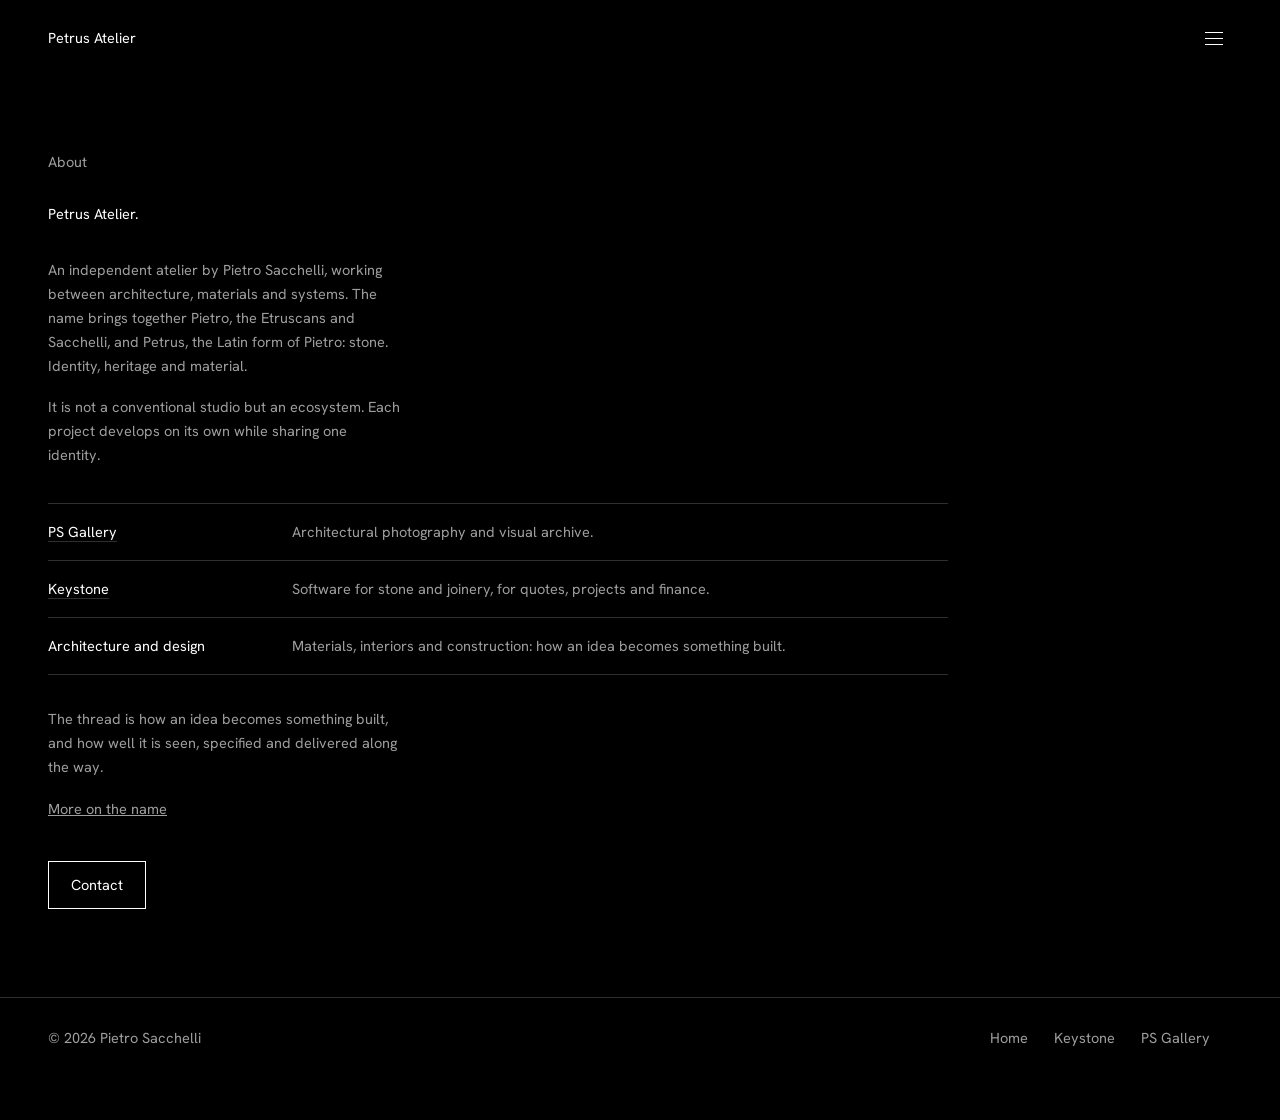
<file: about.html>
<!DOCTYPE html>
<html lang="en">
<head>
<meta charset="UTF-8">
<meta name="viewport" content="width=device-width, initial-scale=1.0">
<title>About — Petrus Atelier</title>
<meta name="description" content="Pietro Sacchelli, founder of Petrus Atelier, PS Gallery and Keystone.">
<link rel="icon" href="images/keystone-mark.svg">
<link rel="preconnect" href="https://fonts.googleapis.com">
<link rel="preconnect" href="https://fonts.gstatic.com" crossorigin>
<link href="https://fonts.googleapis.com/css2?family=Hanken+Grotesk:wght@200;300;400;500&family=Tomorrow:wght@200&display=swap" rel="stylesheet">
<link rel="stylesheet" href="styles.css?v=26">
</head>
<body class="compact">
<a class="skip" href="#main">Skip to content</a>

<header class="site-header">
  <a class="logo" href="index.html">Petrus Atelier</a>
  <button class="menu-btn" type="button" aria-expanded="false" aria-controls="menu" aria-label="Open menu"><span></span><span></span><span></span></button>
</header>

<nav class="menu" id="menu" aria-label="Menu" inert>
  <ul>
    <li><a href="index.html">Petrus Atelier</a></li>
    <li><a href="about.html">About</a></li>
    <li><a href="#" data-site="keystone">Keystone</a></li>
    <li><a href="#" data-site="psgallery">PS Gallery</a></li>
    <li><a href="index.html#contact">Contact</a></li>
    <li><a class="ext" href="https://www.instagram.com/psgallery.jpg" target="_blank" rel="noopener">Instagram</a></li>
  </ul>
</nav>

<main id="main">

  <section class="panel" data-caption="About">
    <div class="inner wide">
      <p class="eyebrow fi">About</p>
      <h1 class="fi">Petrus Atelier.</h1>
      <p class="text fi">An independent atelier by Pietro Sacchelli, working between architecture, materials and systems. The name brings together Pietro, the Etruscans and Sacchelli, and Petrus, the Latin form of Pietro: stone. Identity, heritage and material.</p>
      <p class="text fi">It is not a conventional studio but an ecosystem. Each project develops on its own while sharing one identity.</p>
      <ul class="eco fi">
        <li><b><a href="#" data-site="psgallery">PS Gallery</a></b><span>Architectural photography and visual archive.</span></li>
        <li><b><a href="#" data-site="keystone">Keystone</a></b><span>Software for stone and joinery, for quotes, projects and finance.</span></li>
        <li><b>Architecture and design</b><span>Materials, interiors and construction: how an idea becomes something built.</span></li>
      </ul>
      <p class="text fi">The thread is how an idea becomes something built, and how well it is seen, specified and delivered along the way.</p>
      <p class="text fi"><a href="the-name.html">More on the name</a></p>
      <a class="btn fi" href="index.html#contact">Contact</a>
    </div>
  </section>

</main>

<footer>
  <div>© <span id="yr"></span> Pietro Sacchelli</div>
  <div>
    <a href="index.html">Home</a>
    <a href="#" data-site="keystone">Keystone</a>
    <a href="#" data-site="psgallery">PS Gallery</a>
  </div>
</footer>

<script src="main.js?v=11" defer></script>
</body>
</html>
</file>
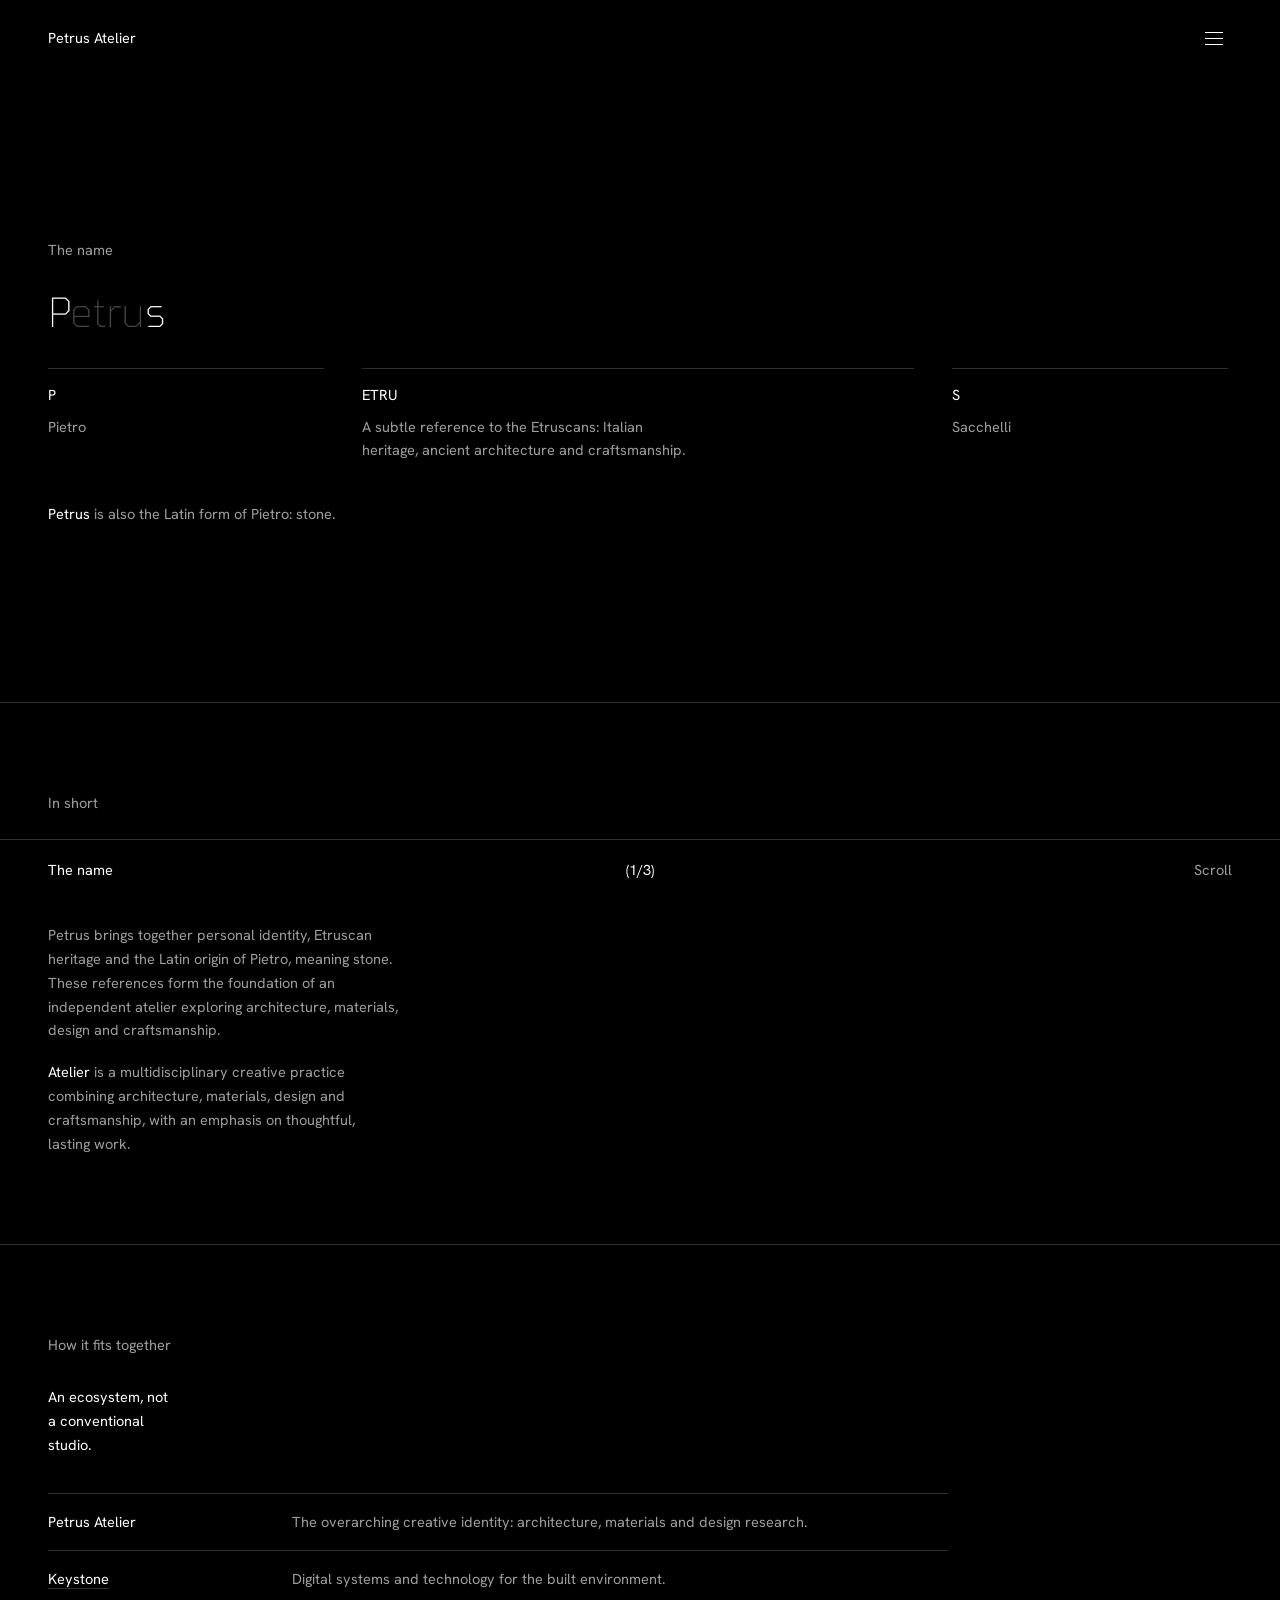
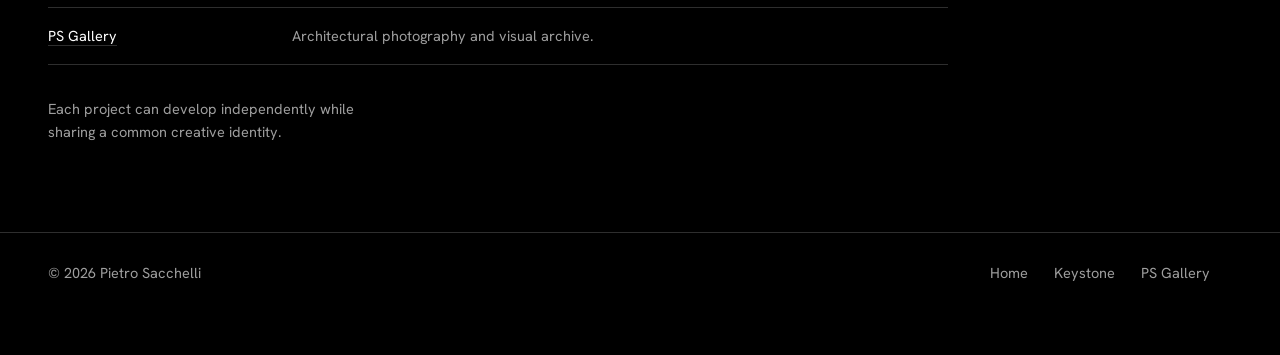
<file: the-name.html>
<!DOCTYPE html>
<html lang="en">
<head>
<meta charset="UTF-8">
<meta name="viewport" content="width=device-width, initial-scale=1.0">
<title>The name — Petrus Atelier</title>
<meta name="description" content="Petrus brings together personal identity, Etruscan heritage and the Latin origin of Pietro, meaning stone. An independent atelier exploring architecture, materials, design and craftsmanship.">
<link rel="icon" href="images/keystone-mark.svg">
<link rel="preconnect" href="https://fonts.googleapis.com">
<link rel="preconnect" href="https://fonts.gstatic.com" crossorigin>
<link href="https://fonts.googleapis.com/css2?family=Hanken+Grotesk:wght@200;300;400;500&family=Tomorrow:wght@200&display=swap" rel="stylesheet">
<link rel="stylesheet" href="styles.css?v=26">
</head>
<body class="compact">
<a class="skip" href="#main">Skip to content</a>

<header class="site-header">
  <a class="logo" href="index.html">Petrus Atelier</a>
  <button class="menu-btn" type="button" aria-expanded="false" aria-controls="menu" aria-label="Open menu"><span></span><span></span><span></span></button>
</header>

<nav class="menu" id="menu" aria-label="Menu" inert>
  <ul>
    <li><a href="index.html">Petrus Atelier</a></li>
    <li><a href="about.html">About</a></li>
    <li><a href="#" data-site="keystone">Keystone</a></li>
    <li><a href="#" data-site="psgallery">PS Gallery</a></li>
    <li><a href="index.html#contact">Contact</a></li>
    <li><a class="ext" href="https://www.instagram.com/psgallery.jpg" target="_blank" rel="noopener">Instagram</a></li>
  </ul>
</nav>

<main id="main">

  <section class="panel" data-caption="The name">
    <div class="inner wide">
      <p class="eyebrow fi">The name</p>
      <h1 class="bigname fi" aria-label="Petrus"><span>P</span><span class="dim">etru</span><span>s</span></h1>
      <dl class="parts fi">
        <div><dt>P</dt><dd>Pietro</dd></div>
        <div><dt>ETRU</dt><dd>A subtle reference to the Etruscans: Italian heritage, ancient architecture and craftsmanship.</dd></div>
        <div><dt>S</dt><dd>Sacchelli</dd></div>
      </dl>
      <p class="text fi"><strong>Petrus</strong> is also the Latin form of Pietro: stone.</p>
    </div>
  </section>

  <section class="panel" data-caption="In short">
    <div class="inner">
      <p class="eyebrow fi">In short</p>
      <h2 class="fi">Identity. Heritage. Stone.</h2>
      <p class="text fi">Petrus brings together personal identity, Etruscan heritage and the Latin origin of Pietro, meaning stone. These references form the foundation of an independent atelier exploring architecture, materials, design and craftsmanship.</p>
      <p class="text fi"><strong>Atelier</strong> is a multidisciplinary creative practice combining architecture, materials, design and craftsmanship, with an emphasis on thoughtful, lasting work.</p>
    </div>
  </section>

  <section class="panel" data-caption="How it fits together">
    <div class="inner wide">
      <p class="eyebrow fi">How it fits together</p>
      <h2 class="fi">An ecosystem, not a conventional studio.</h2>
      <ul class="eco fi">
        <li><b>Petrus Atelier</b><span>The overarching creative identity: architecture, materials and design research.</span></li>
        <li><b><a href="#" data-site="keystone">Keystone</a></b><span>Digital systems and technology for the built environment.</span></li>
        <li><b><a href="#" data-site="psgallery">PS Gallery</a></b><span>Architectural photography and visual archive.</span></li>
      </ul>
      <p class="text fi">Each project can develop independently while sharing a common creative identity.</p>
    </div>
  </section>

</main>

<footer>
  <div>© <span id="yr"></span> Pietro Sacchelli</div>
  <div>
    <a href="index.html">Home</a>
    <a href="#" data-site="keystone">Keystone</a>
    <a href="#" data-site="psgallery">PS Gallery</a>
  </div>
</footer>

<div class="caption" aria-hidden="true">
  <span id="cap">The name</span>
  <span id="count">(1/3)</span>
  <span>Scroll</span>
</div>

<script src="main.js?v=11" defer></script>
</body>
</html>
</file>
<file: styles.css>
*, *::before, *::after { box-sizing: border-box; margin: 0; padding: 0; }

:root {
  --bg: #000;
  --fg: #fff;
  --mute: rgba(255, 255, 255, 0.62);
  --line: rgba(255, 255, 255, 0.18);
  --font: 'Tomorrow', 'Chakra Petch', system-ui, sans-serif;
  --gutter: clamp(20px, 4vw, 48px);
}

html { scroll-behavior: smooth; scroll-snap-type: y proximity; scroll-padding-top: 72px; }
body {
  background: var(--bg);
  color: var(--fg);
  font-family: var(--font);
  font-weight: 300;
  font-size: 15px;
  letter-spacing: 0.04em;
  line-height: 1.65;
  -webkit-font-smoothing: antialiased;
}
a { color: inherit; }
img { max-width: 100%; display: block; }
:focus-visible { outline: 2px solid var(--fg); outline-offset: 3px; }
::selection { background: var(--fg); color: var(--bg); }
.skip { position: absolute; left: -999px; top: 8px; z-index: 20; background: var(--fg); color: var(--bg); padding: 8px 14px; }
.skip:focus { left: 8px; }

/* Header: small wordmark, minimal nav */
.site-header {
  position: fixed;
  inset: 0 0 auto 0;
  z-index: 10;
  display: flex;
  justify-content: space-between;
  align-items: center;
  gap: 24px;
  padding: 20px var(--gutter);
  background: var(--bg);
  border-bottom: 1px solid var(--line);
}
.logo { text-decoration: none; font-weight: 400; font-size: 15px; letter-spacing: 0.14em; text-transform: uppercase; white-space: nowrap; }
.nav { display: flex; gap: clamp(14px, 2.4vw, 32px); list-style: none; flex-wrap: wrap; justify-content: flex-end; }
.nav a { font-size: 12px; letter-spacing: 0.14em; text-transform: uppercase; text-decoration: none; color: var(--mute); transition: color 0.2s; }
.nav a:hover, .nav a[aria-current="page"] { color: var(--fg); }

/* Full-screen panels, one idea each */
.panel {
  position: relative;
  min-height: 100svh;
  display: flex;
  align-items: center;
  gap: clamp(32px, 6vw, 96px);
  padding: 120px var(--gutter) 110px;
  scroll-snap-align: start;
}
.panel + .panel { border-top: 1px solid var(--line); }
.panel .inner { max-width: 1100px; flex: 1 1 0; min-width: 0; }
.eyebrow { font-size: 12px; letter-spacing: 0.18em; text-transform: uppercase; color: var(--mute); margin-bottom: 28px; }
h1, h2 { font-weight: 200; line-height: 1.02; letter-spacing: -0.01em; }
h1 { font-size: clamp(2.8rem, 8vw, 7.5rem); max-width: 14ch; }
h2 { font-size: clamp(2.4rem, 6.4vw, 5.6rem); max-width: 16ch; }
.panel p.text { margin-top: 32px; max-width: 46ch; font-size: clamp(1rem, 1.5vw, 1.25rem); color: var(--mute); }
.panel p.text + p.text { margin-top: 18px; }
.btn {
  display: inline-block;
  margin-top: 40px;
  padding: 14px 32px;
  border: 1px solid var(--fg);
  font-size: 12px;
  letter-spacing: 0.16em;
  text-transform: uppercase;
  text-decoration: none;
  transition: background 0.25s, color 0.25s;
}
.btn:hover { background: var(--fg); color: var(--bg); }
.btn + .btn { margin-left: 12px; }

/* Identity: four-part structure */
.panel .inner.wide { max-width: 1180px; }
.pillars { display: grid; grid-template-columns: repeat(4, 1fr); border: 1px solid var(--line); margin-top: 48px; }
.pillars > div { padding: 28px; border-right: 1px solid var(--line); }
.pillars > div:last-child { border-right: 0; }
.pillars h3 { font-weight: 300; font-size: clamp(1.3rem, 2vw, 1.7rem); margin-bottom: 18px; }
.pillars p { color: var(--mute); margin: 0 0 6px; font-size: 15px; }
.pillars a { color: var(--fg); text-decoration: none; border-bottom: 1px solid var(--line); }
.pillars a:hover { border-color: var(--fg); }
@media (max-width: 900px) {
  .pillars { grid-template-columns: 1fr 1fr; }
  .pillars > div { border-bottom: 1px solid var(--line); }
  .pillars > div:nth-child(2n) { border-right: 0; }
  .pillars > div:nth-last-child(-n+2) { border-bottom: 0; }
}
@media (max-width: 520px) {
  .pillars { grid-template-columns: 1fr; }
  .pillars > div { border-right: 0; }
  .pillars > div:nth-last-child(2) { border-bottom: 1px solid var(--line); }
}

.shot { flex: 1 1 0; min-width: 0; align-self: center; }
.shot img { width: 100%; max-height: 68svh; object-fit: contain; object-position: left center; }
.shot figcaption { margin-top: 12px; font-size: 12px; letter-spacing: 0.14em; text-transform: uppercase; color: var(--mute); }

/* Studio page list */
.list { list-style: none; border-top: 1px solid var(--line); margin-top: 40px; max-width: 640px; }
.list li { padding: 18px 0; border-bottom: 1px solid var(--line); }
.list strong { font-weight: 400; display: block; }
.list span { color: var(--mute); font-size: 14px; }

/* Caption + counter pinned to the screen bottom, like a slide deck */
.caption {
  position: fixed;
  inset: auto 0 0 0;
  z-index: 10;
  display: grid;
  grid-template-columns: 1fr auto 1fr;
  align-items: end;
  padding: 18px var(--gutter);
  font-size: 12px;
  letter-spacing: 0.14em;
  text-transform: uppercase;
  background: var(--bg);
  border-top: 1px solid var(--line);
  pointer-events: none;
}
.caption span:nth-child(2) { font-variant-numeric: tabular-nums; }
.caption span:last-child { justify-self: end; color: var(--mute); }

/* Reveal */
.fi { opacity: 0; transform: translateY(18px); transition: opacity 0.8s ease, transform 0.8s ease; }
.fi.v { opacity: 1; transform: none; }

footer { padding: 28px var(--gutter) 70px; border-top: 1px solid var(--line); display: flex; flex-wrap: wrap; gap: 16px 28px; justify-content: space-between; font-size: 12px; letter-spacing: 0.14em; text-transform: uppercase; color: var(--mute); }
footer a { text-decoration: none; margin-right: 22px; }
footer a:hover { color: var(--fg); }

@media (prefers-reduced-motion: reduce) {
  html { scroll-behavior: auto; scroll-snap-type: none; }
  .fi { opacity: 1; transform: none; transition: none; }
}
@media (max-width: 900px) {
  .panel { flex-direction: column; align-items: flex-start; justify-content: center; }
  .shot { align-self: stretch; }
  .shot img { max-height: 32svh; }
  .panel { padding-bottom: 130px; }
}
@media (max-width: 700px) {
  html { scroll-padding-top: 110px; }
  .site-header { flex-direction: column; align-items: flex-start; gap: 10px; padding: 14px var(--gutter); }
  .nav { justify-content: flex-start; gap: 14px; }
  .panel { padding-top: 130px; }
  .caption span:last-child { display: none; }
  .caption { grid-template-columns: 1fr auto; }
  .btn + .btn { margin-left: 0; margin-top: 16px; }
}

/* Keystone panel: the logo, centred, instead of a screenshot */
.shot.mark { display: flex; align-items: center; justify-content: center; }
.shot.mark img { width: auto; max-width: 100%; height: min(26svh, 230px); object-fit: contain; object-position: center; }
@media (max-width: 900px) { .shot.mark img { height: 16svh; } .shot.mark { justify-content: flex-start; } }

.shot.mark img{max-height:50svh;width:auto;margin:0 auto}

/* The name: PETRUS, with P and S standing out and ETRU receding */
.bigname{font-weight:200;font-size:clamp(4.2rem,19vw,17rem);line-height:.9;letter-spacing:.01em;max-width:none;margin:8px 0 36px}
.bigname .dim{color:rgba(255,255,255,.28)}
.parts{display:grid;grid-template-columns:1fr 2fr 1fr;gap:clamp(16px,3vw,48px);margin:0 0 40px}
.parts div{border-top:1px solid var(--line);padding-top:14px}
.parts dt{font-family:var(--mono);font-size:11px;letter-spacing:.14em;text-transform:uppercase;color:var(--fg)}
.parts dd{margin:8px 0 0;color:var(--mute);max-width:42ch}
.panel p.text strong,.panel p.text b{font-weight:400;color:var(--fg)}
.eco{list-style:none;margin:36px 0 0;border-top:1px solid var(--line);max-width:900px}
.eco li{display:grid;grid-template-columns:220px 1fr;gap:24px;padding:16px 0;border-bottom:1px solid var(--line)}
.eco b{font-weight:400}
.eco span{color:var(--mute)}
@media (max-width:700px){.parts{grid-template-columns:1fr}.eco li{grid-template-columns:1fr;gap:4px}}

.eco a{color:var(--fg);text-decoration:none;border-bottom:1px solid var(--line)}
.eco a:hover{border-color:var(--fg)}

h2.bigname{font-size:clamp(4.2rem,19vw,17rem);max-width:none}
.parts.three{grid-template-columns:repeat(3,1fr)}
@media (max-width:700px){.parts.three{grid-template-columns:1fr}}

/* Dot cursor on devices with a mouse; touch screens keep normal behaviour */
.dot{position:fixed;left:0;top:0;width:10px;height:10px;margin:-5px 0 0 -5px;border-radius:50%;background:#fff;mix-blend-mode:difference;pointer-events:none;z-index:100;opacity:0;transition:width .2s,height .2s,margin .2s,opacity .2s}
.dot.on{opacity:1}
.dot.big{width:22px;height:22px;margin:-11px 0 0 -11px}
@media (hover:hover) and (pointer:fine){html.has-dot,html.has-dot *{cursor:none!important}}
@media (hover:none),(pointer:coarse){.dot{display:none}}

/* Phones: one compact menu row, more room above the first line */
@media (max-width:700px){
  .site-header{gap:6px;padding:12px var(--gutter) 10px}
  .nav{flex-wrap:nowrap;overflow-x:auto;gap:12px;width:100%;scrollbar-width:none;-webkit-overflow-scrolling:touch;justify-content:space-between}
  .nav::-webkit-scrollbar{display:none}
  .nav a{font-size:10.5px;letter-spacing:.07em;white-space:nowrap}
  .panel{padding-top:130px;padding-bottom:100px}
  h1{font-size:clamp(2.6rem,13vw,4rem)}
  .bigname{font-size:clamp(3.6rem,24vw,8rem)}
}

/* Less empty black: pages with short text size their panels to the content */
body.compact .panel{min-height:0;padding-block:clamp(72px,10vw,112px)}
body.compact main > .panel:first-child{padding-top:clamp(120px,16vw,170px)}
@media (max-width:700px){
  .panel{min-height:0;padding-bottom:72px}
  main > .panel:first-child{min-height:60svh}
}

.pillars.three{grid-template-columns:repeat(3,1fr)}
@media (max-width:900px){.pillars.three{grid-template-columns:1fr}.pillars.three > div{border-right:0;border-bottom:1px solid var(--line)}.pillars.three > div:last-child{border-bottom:0}}

/* Home opens with the name */
.hero-name{margin:8px 0 18px}
.atelier{font-size:clamp(1rem,2.2vw,1.8rem);letter-spacing:.62em;text-transform:uppercase;color:var(--mute);margin:0 0 36px .1em}

/* Tomorrow runs wider than Jost, so the large type is set smaller */
h1{font-size:clamp(2.2rem,5.4vw,4.4rem)}
h2{font-size:clamp(1.9rem,4vw,3.2rem)}
.bigname,h2.bigname{font-size:clamp(3rem,10vw,8rem)}
.atelier{font-size:clamp(.85rem,1.6vw,1.3rem)}
.panel p.text{font-size:clamp(.95rem,1.25vw,1.1rem)}
@media (max-width:700px){h1{font-size:clamp(2rem,9vw,2.8rem)}h2{font-size:clamp(1.7rem,7vw,2.3rem)}.bigname,h2.bigname{font-size:clamp(3rem,17vw,5rem)}}

/* Smaller text and logo */
body{font-size:14px}
.logo{font-size:13px}
.nav a,.caption,footer,.eyebrow{font-size:11px}
.btn{font-size:11px;padding:12px 26px}
.bigname,h2.bigname{font-size:clamp(2.6rem,8vw,6.2rem)}
h1{font-size:clamp(2rem,4.6vw,3.6rem)}
h2{font-size:clamp(1.7rem,3.4vw,2.7rem)}
.panel p.text{font-size:clamp(.9rem,1.1vw,1rem)}
@media (max-width:700px){.bigname,h2.bigname{font-size:clamp(2.6rem,14vw,4rem)}h1{font-size:clamp(1.8rem,8vw,2.4rem)}h2{font-size:clamp(1.5rem,6vw,2rem)}}

/* Text smaller in general */
body{font-size:13px;line-height:1.6}
.logo{font-size:12px}
.nav a,.caption,footer,.eyebrow{font-size:10.5px}
.btn{font-size:10.5px;padding:11px 22px}
.panel p.text{font-size:clamp(.82rem,.95vw,.92rem);max-width:44ch}
.eco li,.parts dd,.pillars p{font-size:13px}
h1{font-size:clamp(1.8rem,4vw,3rem)}
h2{font-size:clamp(1.5rem,3vw,2.3rem)}
.bigname,h2.bigname{font-size:clamp(2.4rem,7vw,5.2rem)}
.atelier{font-size:clamp(.75rem,1.3vw,1.05rem)}
.pillars h3{font-size:clamp(1.05rem,1.5vw,1.3rem)}
@media (max-width:700px){h1{font-size:clamp(1.7rem,7.5vw,2.2rem)}h2{font-size:clamp(1.4rem,5.6vw,1.8rem)}.bigname,h2.bigname{font-size:clamp(2.4rem,13vw,3.6rem)}}

/* Home: sections fit their content, so there is less empty scrolling */
body.compact main > .panel:first-child{min-height:78svh;display:flex;align-items:center}
body.compact .panel{padding-block:clamp(56px,8vw,88px)}
body.compact main > .panel:first-child{padding-top:clamp(110px,14vw,150px)}

/* Photo beside the name, so the right side is not empty */
.hero-shot{align-self:center;display:flex;flex-direction:column;align-items:flex-end}
.hero-shot img{width:auto;max-width:100%;max-height:62svh;object-fit:contain;object-position:right center}
.hero-shot figcaption{text-align:right}
@media (max-width:900px){.hero-shot{align-items:flex-start}.hero-shot img{max-height:42svh;object-position:left center}.hero-shot figcaption{text-align:left}}

/* Photograph pile beside the name, like the CAKE project list: each new photo lands on top at its own
   spot, same size and sharp, and the earlier ones stay behind it */
.stack-wrap{flex:0 0 auto;width:min(30vw,340px);align-self:center;margin-left:auto}
.stack{position:relative;aspect-ratio:4/5.1;cursor:pointer}
.stack img{position:absolute;width:74%;aspect-ratio:3/4;height:auto;object-fit:cover;opacity:0;clip-path:inset(0)}
.stack img.is-enter{opacity:1;clip-path:inset(100% 0 0 0);transition:none}
.stack img.is-in{opacity:1;clip-path:inset(0);transition:clip-path 1s cubic-bezier(.7,0,.2,1)}
.stack img.is-out{opacity:0;transition:opacity .7s ease}
.stack-cap{display:flex;justify-content:space-between;gap:12px;margin:10px 0 0;font-size:10.5px;letter-spacing:.1em;text-transform:uppercase;color:var(--mute)}
@media (prefers-reduced-motion:reduce){.stack img{transition:none!important}}
@media (max-width:900px){.stack-wrap{width:min(70vw,300px);margin-left:0}}

/* ---- Menu: three lines open a full black page ---- */
.site-header{border-bottom:0;background:rgba(0,0,0,.92);z-index:110}
body.menu-open .site-header{background:transparent}
.menu-btn{background:none;border:0;color:var(--fg);width:44px;height:44px;display:grid;place-content:center;gap:7px;cursor:pointer}
.menu-btn span{display:block;width:28px;height:1px;background:currentColor;transition:transform .3s ease,opacity .3s ease}
.menu-btn[aria-expanded="true"] span:nth-child(1){transform:translateY(8px) rotate(45deg)}
.menu-btn[aria-expanded="true"] span:nth-child(2){opacity:0}
.menu-btn[aria-expanded="true"] span:nth-child(3){transform:translateY(-8px) rotate(-45deg)}
.menu{position:fixed;inset:0;z-index:100;background:#000;display:flex;align-items:center;padding:88px var(--gutter) 48px;opacity:0;visibility:hidden;transition:opacity .35s ease,visibility .35s}
body.menu-open .menu{opacity:1;visibility:visible}
body.menu-open{overflow:hidden}
.menu ul{list-style:none}
.menu a{display:inline-block;text-decoration:none;font-weight:200;font-size:clamp(2.2rem,7vw,5rem);line-height:1.2;letter-spacing:-.01em;color:var(--mute);transition:color .2s}
.menu a:hover,.menu a:focus-visible{color:var(--fg)}
.menu a.ext::after{content:" ↗";font-size:.38em;vertical-align:.7em}
@media (max-width:700px){
  .site-header{flex-direction:row;align-items:center;gap:12px;padding:8px var(--gutter)}
}

/* ---- Photo stage: one photograph on a white mat, changing, with its name ---- */
.stage{height:100svh;min-height:540px;padding:76px var(--gutter) 0;display:flex;flex-direction:column}
.stage-imgs{position:relative;flex:1;min-height:0}
.stage-imgs img{position:absolute;inset:0;margin:auto;width:auto;height:auto;max-width:100%;max-height:100%;box-sizing:border-box;padding:clamp(10px,1.5vw,20px);background:#fff;opacity:0;transform:translateX(28px);transition:opacity 1.1s ease,transform 1.6s cubic-bezier(.2,.7,.2,1);cursor:pointer}
.stage-imgs img.on{opacity:1;transform:none}
.stage-imgs img.off{opacity:0;transform:translateX(-28px)}
.stage-info{display:grid;grid-template-columns:1fr auto;gap:10px 32px;align-items:end;padding:22px 0 30px}
.stage-text{transition:opacity .35s ease}
.stage-text.swap{opacity:0}
.stage-meta{font-size:12px;letter-spacing:.14em;text-transform:uppercase;color:var(--mute)}
.stage-title{font-size:clamp(1.7rem,3.4vw,2.9rem);font-weight:200;line-height:1.1;letter-spacing:-.01em;margin-top:6px}
.stage-right{display:flex;flex-direction:column;align-items:flex-end;gap:10px}
.stage-link{font-size:12px;letter-spacing:.14em;text-transform:uppercase;text-decoration:none;border-bottom:1px solid rgba(255,255,255,.6);padding-bottom:5px;white-space:nowrap}
.stage-link:hover{border-color:#fff}
.stage-count{font-size:12px;letter-spacing:.1em;color:var(--mute);font-variant-numeric:tabular-nums}
@media (max-width:700px){.stage{padding-top:64px}.stage-info{grid-template-columns:1fr;gap:14px}.stage-right{flex-direction:row;justify-content:space-between;align-items:baseline;width:100%}}
@media (prefers-reduced-motion:reduce){.stage-imgs img,.stage-text{transition:none}}

/* Smaller menu and stage type */
.menu a{font-size:clamp(1.5rem,3.2vw,2.3rem);line-height:1.5}
.stage-title{font-size:clamp(1.3rem,2.3vw,2rem)}
.logo{font-size:12px}

/* Easy scrolling: no snapping, the page just flows */
html{scroll-snap-type:none;scroll-behavior:smooth}
.panel{scroll-snap-align:none}

/* Multidisciplinary practice: always a horizontal row of three */
.pillars.three{grid-template-columns:repeat(3,1fr);border:0;border-top:1px solid var(--line)}
.pillars.three > div{padding:28px clamp(10px,2.4vw,32px) 8px 0;border-right:0;border-bottom:0}
.pillars.three > div + div{padding-left:clamp(10px,2.4vw,32px);border-left:1px solid var(--line)}
.pillars.three h3{font-size:clamp(.95rem,3.4vw,1.5rem);margin-bottom:14px}
.pillars.three p{font-size:clamp(.78rem,2.6vw,.95rem)}
.stage-imgs img{padding:0;background:none}

/* Cursor dot: always visible, on dark and light photographs */
.dot{mix-blend-mode:normal;background:#fff;box-shadow:0 0 0 1.5px rgba(0,0,0,.75)}

/* Normal cursor everywhere */
.dot{display:none!important}
html.has-dot,html.has-dot *{cursor:auto!important}
a,button,summary,[role=button],.stage-imgs img{cursor:pointer!important}

/* Type: Hanken Grotesk, one size for everything (like reefturner.studio), plain and unspaced */
:root{--font:'Hanken Grotesk','Inter',system-ui,sans-serif}
body{font-family:var(--font)}
body *:not(.bigname):not(.bigname *):not(.atelier):not(svg):not(svg *){font-family:var(--font);font-size:14.5px!important;line-height:1.65!important;letter-spacing:0!important;text-transform:none!important;font-weight:400!important}
.bigname,.atelier{font-family:var(--font);letter-spacing:0}
.stage-title{max-width:none!important}

/* Petrus: mixed case, 40px, thin Tomorrow letters, "etru" dim */
.bigname,h2.bigname,h1.bigname{font-family:'Tomorrow','Chakra Petch',system-ui,sans-serif;font-weight:200!important;font-size:40px!important;line-height:1.05;letter-spacing:0}
.bigname .dim{font-size:1em}

/* A bit smaller, and no all-caps anywhere */
.atelier{text-transform:none!important;letter-spacing:.02em!important}

/* Atelier line a bit bigger */
.atelier{font-size:22px!important;line-height:1.2}

/* Atelier sits next to Petrus on the same line */
.hero-name{display:inline-block!important;margin:6px 14px 0 0!important;vertical-align:baseline}
.atelier{display:inline-block!important;margin:0 0 0 0!important;vertical-align:baseline}
.atelier + .text{margin-top:28px}
.atelier{font-family:var(--font)!important;font-weight:400!important;letter-spacing:0!important;color:var(--fg)}

/* Phones: text a notch smaller */
@media (max-width:700px){
  body *:not(.bigname):not(.bigname *):not(.atelier):not(svg):not(svg *){font-size:12.5px!important}
  .atelier{font-size:18px!important}
  .bigname,h2.bigname,h1.bigname{font-size:34px!important}
}

/* Straight vertical scrolling: nothing may push the page sideways */
html,body{overflow-x:clip;overscroll-behavior-x:none}
.stage{overflow:hidden}

/* Smaller three-line menu button */
.menu-btn{width:36px;height:36px;gap:5px}
.menu-btn span{width:18px}
.menu-btn[aria-expanded="true"] span:nth-child(1){transform:translateY(6px) rotate(45deg)}
.menu-btn[aria-expanded="true"] span:nth-child(3){transform:translateY(-6px) rotate(-45deg)}

/* Phone menu: links a little bigger with more space between lines */
@media (max-width:700px){
  body #menu a{font-size:15px!important;line-height:1.3!important}
  #menu li{margin:0 0 20px}
}

/* Menu links 15px with more space between lines, on desktop too */
body #menu a{font-size:15px!important;line-height:1.3!important}
#menu li{margin:0 0 20px}
</file>
